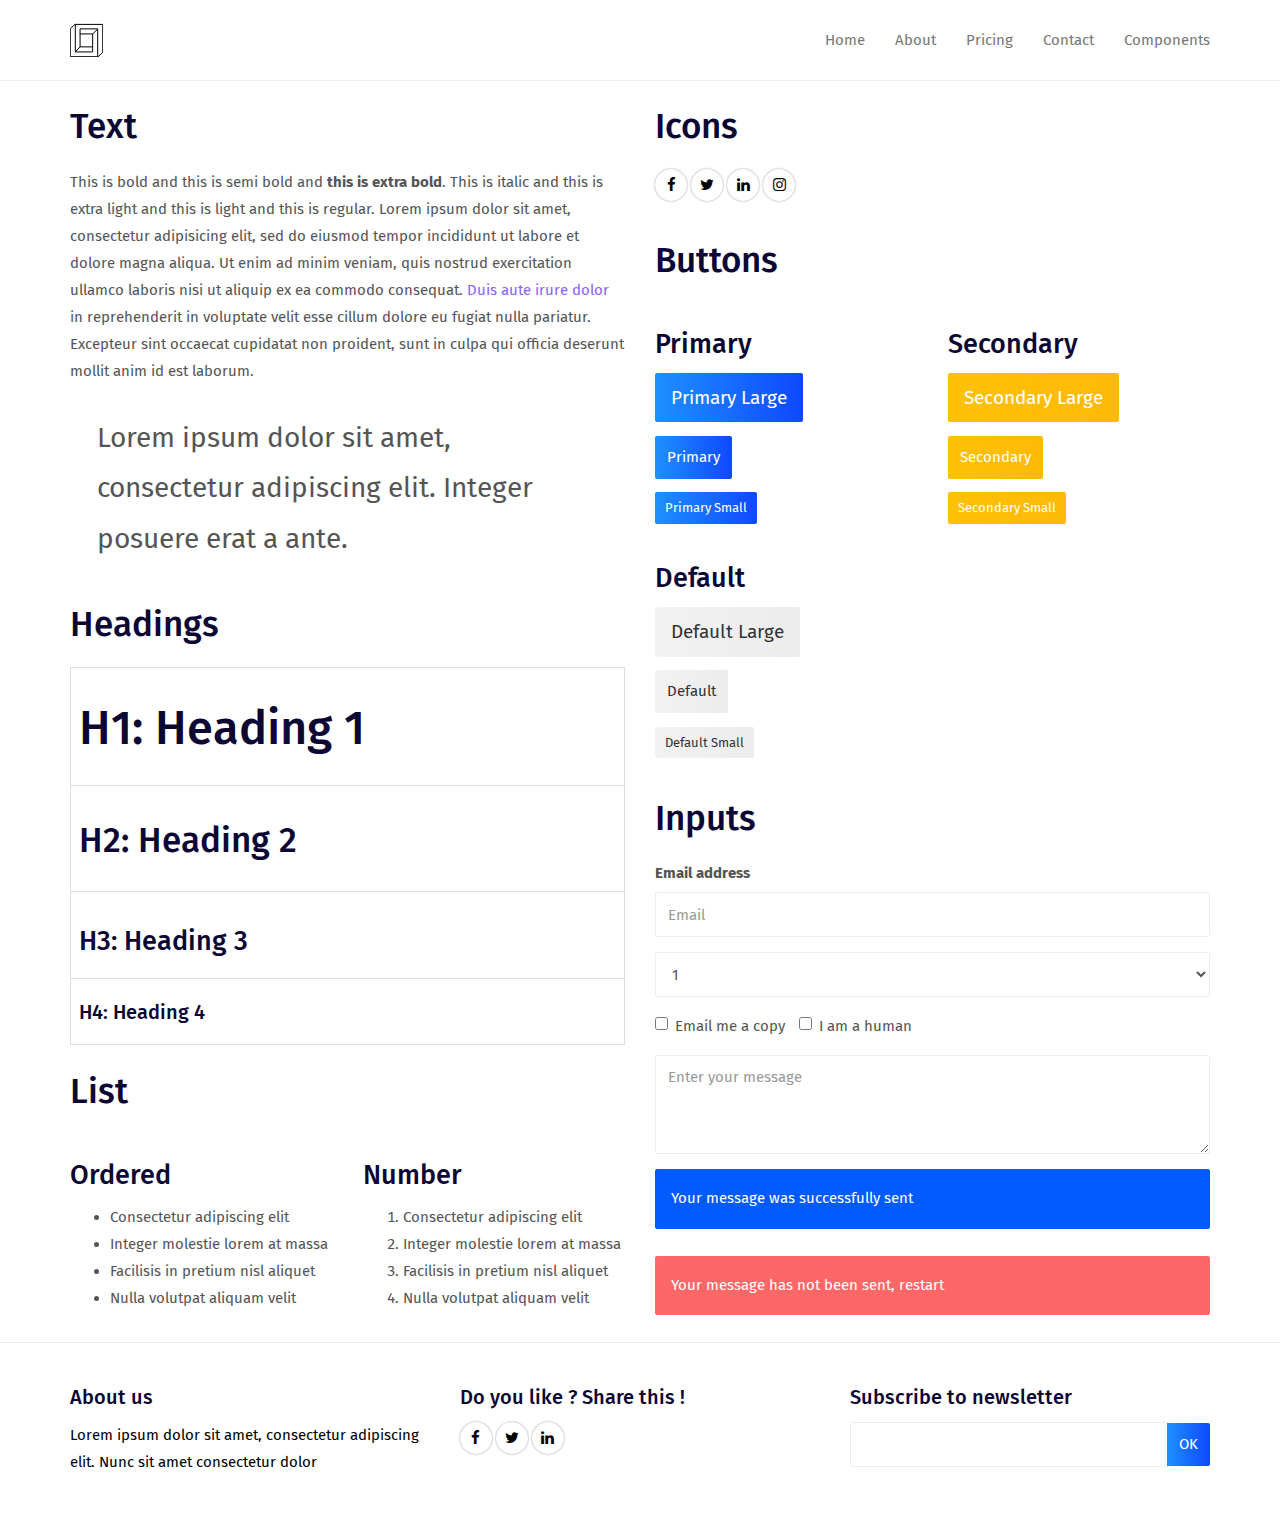
<file: components.html>
<!DOCTYPE html>
<html lang="en">

<head>
  <meta charset="UTF-8">
  <meta content="IE=edge" http-equiv="X-UA-Compatible">
  <meta content="width=device-width,initial-scale=1" name="viewport">
  <meta content="description" name="description">
  <meta name="google" content="notranslate" />
  <meta content="Mashup templates have been developped by Orson.io team" name="author">

  <!-- Disable tap highlight on IE -->
  <meta name="msapplication-tap-highlight" content="no">
  
  <link href="./assets/apple-touch-icon.png" rel="apple-touch-icon">
  <link href="./assets/favicon.ico" rel="icon">

 

  <title>Title page</title>  

<link href="./main.a3f694c0.css" rel="stylesheet"></head>

<body>

 <!-- Add your content of header -->
<header>
  <nav class="navbar  navbar-fixed-top navbar-default">
    <div class="container">
      <div class="navbar-header">
        <button type="button" class="navbar-toggle uarr collapsed" data-toggle="collapse" data-target="#navbar-collapse-uarr">
          <span class="sr-only">Toggle navigation</span>
          <span class="icon-bar"></span>
          <span class="icon-bar"></span>
          <span class="icon-bar"></span>
        </button>
        <a class="navbar-brand" href="./index.html" title="">
          <img src="./assets/images/mashuptemplate.svg" class="navbar-logo-img" alt="">
        </a>
      </div>

      <div class="collapse navbar-collapse" id="navbar-collapse-uarr">
        <ul class="nav navbar-nav navbar-right">
          <li><a href="./index.html" title="" class="active">Home</a></li>
          <li><a href="./about.html" title=""> About</a></li>
          <li><a href="./pricing.html" title=""> Pricing </a></li>
          <li><a href="./contact.html" title="">Contact</a></li>
          <li><a href="./components.html" title="">Components</a></li>
          <li>
          
        </ul>
      </div>
    </div>
  </nav>
</header>



<!-- Add your site or app content here -->
<div class="container">
    <div class="row">
      <div class="col-xs-12 col-md-6">

        <div class="template-example">
          <h2 class="template-title-example">Text</h2>
          <p>This is bold and this is semi bold and <b>this is extra bold</b>. This is italic and this is extra light and this is light
          and this is regular. Lorem ipsum dolor sit amet, consectetur adipisicing elit, sed do eiusmod
          tempor incididunt ut labore et dolore magna aliqua. Ut enim ad minim veniam,
          quis nostrud exercitation ullamco laboris nisi ut aliquip ex ea commodo
          consequat. <a href="">Duis aute irure dolor</a> in reprehenderit in voluptate velit esse
          cillum dolore eu fugiat nulla pariatur. Excepteur sint occaecat cupidatat non
          proident, sunt in culpa qui officia deserunt mollit anim id est laborum.

          <blockquote>
            <p>Lorem ipsum dolor sit amet, consectetur adipiscing elit. Integer posuere erat a ante.</p>
          </blockquote>
          
          </p>
        </div>

        <div class="template-example">
          <h2 class="template-title-example">Headings</h2>
          
          <table class="table table-bordered">
            <tr><td><h1>H1: Heading 1</h1></td></tr>
            <tr><td><h2>H2: Heading 2</h2></td></tr>
            <tr><td><h3>H3: Heading 3</h3></td></tr>
            <tr><td><h4>H4: Heading 4</h4></td></tr>
          </table>
          
        </div>

        
        <div class="template-example">
          <h2 class="template-title-example">List</h2>
          <div class="row">
            <div class="col-md-6">
              <h3 class="template-title-example">Ordered</h3>
              <ul>
                <li>Consectetur adipiscing elit</li>
                <li>Integer molestie lorem at massa</li>
                <li>Facilisis in pretium nisl aliquet</li>
                <li>Nulla volutpat aliquam velit</li>
              </ul>
            </div>
            <div class="col-md-6">
              <h3 class="template-title-example">Number</h3>
              <ol>
                <li>Consectetur adipiscing elit</li>
                <li>Integer molestie lorem at massa</li>
                <li>Facilisis in pretium nisl aliquet</li>
                <li>Nulla volutpat aliquam velit</li>
              </ol>
            </div>
          </div>
        </div>
        

        
      </div>

      <div class="col-xs-12 col-md-6">
        <div class="template-example">
          
          <div class="row">
            
            <div class="col-md-6">
                <h2 class="template-title-example">Icons</h2>
                <p>
                    <span class="fa-icon">
                      <i class="fa fa-facebook"></i>
                    </span>
                  
                    <span class="fa-icon">
                      <i class="fa fa-twitter"></i>
                    </span>
                  
                    <span class="fa-icon">
                      <i class="fa fa-linkedin"></i>
                    </span>
                 
                    <span class="fa-icon">
                      <i class="fa fa-instagram"></i>
                    </span>
                  
                </p>
            </div>

          </div>


          


        </div>

        <div class="template-example">
          <h2 class="template-title-example">Buttons</h2>
          <div class="row">
            <div class="col-md-6">
              <h3 class="template-title-example">Primary</h2>
              <div class="row">
                  <div class="col-md-6">
                  <p><a href="" class="btn btn-primary btn-lg">Primary Large</a></p>
                  <p><a href="" class="btn btn-primary">Primary </a></p>
                  <p><a href="" class="btn btn-primary btn-sm">Primary Small</a></p>
                </div>
              </div>

              <h3 class="template-title-example">Default</h2>
              <div class="row">
                  <div class="col-md-6">
                  <p><a href="" class="btn btn-default btn-lg">Default Large</a></p>
                  <p><a href="" class="btn btn-default">Default </a></p>
                  <p><a href="" class="btn btn-default btn-sm">Default Small</a></p>
                </div>
              </div>

            </div>

            <div class="col-md-6">
              <h3 class="template-title-example">Secondary</h2>
              <div class="row">
                  <div class="col-md-6">
                  <p><a href="" class="btn btn-info btn-lg">Secondary Large</a></p>
                  <p><a href="" class="btn btn-info">Secondary </a></p>
                  <p><a href="" class="btn btn-info btn-sm">Secondary Small</a></p>
                </div>
              </div>
            </div>
          </div>
        </div>
        
        <div class="template-example">
          <h2 class="template-title-example">Inputs</h2>

            <div class="form-group">
              <label for="exampleInputEmail1">Email address</label>
              <input type="email" class="form-control" id="exampleInputEmail1" placeholder="Email">
            </div>

            <div class="form-group">
              <select class="form-control">
                <option>1</option>
                <option>2</option>
                <option>3</option>
                <option>4</option>
                <option>5</option>
              </select>
            </div>

            <div class="form-group">
              <label class="checkbox-inline">
                <input 
                type="checkbox" id="inlineCheckbox1" value="option1"> Email me a copy
              </label>
              <label class="checkbox-inline">
                <input type="checkbox" id="inlineCheckbox2" value="option2"> I am a human
              </label>
            </div>

            <div class="form-group">
              <textarea class="form-control" rows="3" placeholder="Enter your message"></textarea>
            </div>
            
            <div class="alert alert-success" role="alert">Your message was successfully sent</div>
            <div class="alert alert-danger" role="alert">Your message has not been sent, restart</div>
        </div>




      </div>
    </div>
</div>
<footer>
    <div class="section-container footer-container">
        <div class="container">
            <div class="row">
                    <div class="col-md-4">
                        <h4>About us</h4>
                        <p>Lorem ipsum dolor sit amet, consectetur adipiscing elit. Nunc sit amet consectetur dolor</p>
                    </div>

                    <div class="col-md-4">
                        <h4>Do you like ? Share this !</h4>
                        <p>
                            <a href="https://facebook.com/" class="social-round-icon white-round-icon fa-icon" title="">
                            <i class="fa fa-facebook" aria-hidden="true"></i>
                          </a>
                          <a href="https://twitter.com/" class="social-round-icon white-round-icon fa-icon" title="">
                            <i class="fa fa-twitter" aria-hidden="true"></i>
                          </a>
                          <a href="https://www.linkedin.com/" class="social-round-icon white-round-icon fa-icon" title="">
                            <i class="fa fa-linkedin" aria-hidden="true"></i>
                          </a>
                        </p>
                       
                    </div>

                    <div class="col-md-4">
                        <h4>Subscribe to newsletter</h4>
                        
                        <div class="form-group">
                            <div class="input-group">
                                <input type="text" class="form-control footer-input-text">
                                <div class="input-group-btn">
                                    <button type="button" class="btn btn-primary btn-newsletter ">OK</button>
                                </div>
                            </div>
                        </div>


                    </div>
            </div>
        </div>
    </div>
</footer>

<script>
  document.addEventListener("DOMContentLoaded", function (event) {
    navActivePage();
  });
</script>

<!-- Google Analytics: change UA-XXXXX-X to be your site's ID 

<script>
  (function (i, s, o, g, r, a, m) {
    i['GoogleAnalyticsObject'] = r; i[r] = i[r] || function () {
      (i[r].q = i[r].q || []).push(arguments)
    }, i[r].l = 1 * new Date(); a = s.createElement(o),
      m = s.getElementsByTagName(o)[0]; a.async = 1; a.src = g; m.parentNode.insertBefore(a, m)
  })(window, document, 'script', '//www.google-analytics.com/analytics.js', 'ga');
  ga('create', 'UA-XXXXX-X', 'auto');
  ga('send', 'pageview');
</script>

--> 
<script type="text/javascript" src="./main.41beeca9.js"></script></body>

</html>
</file>
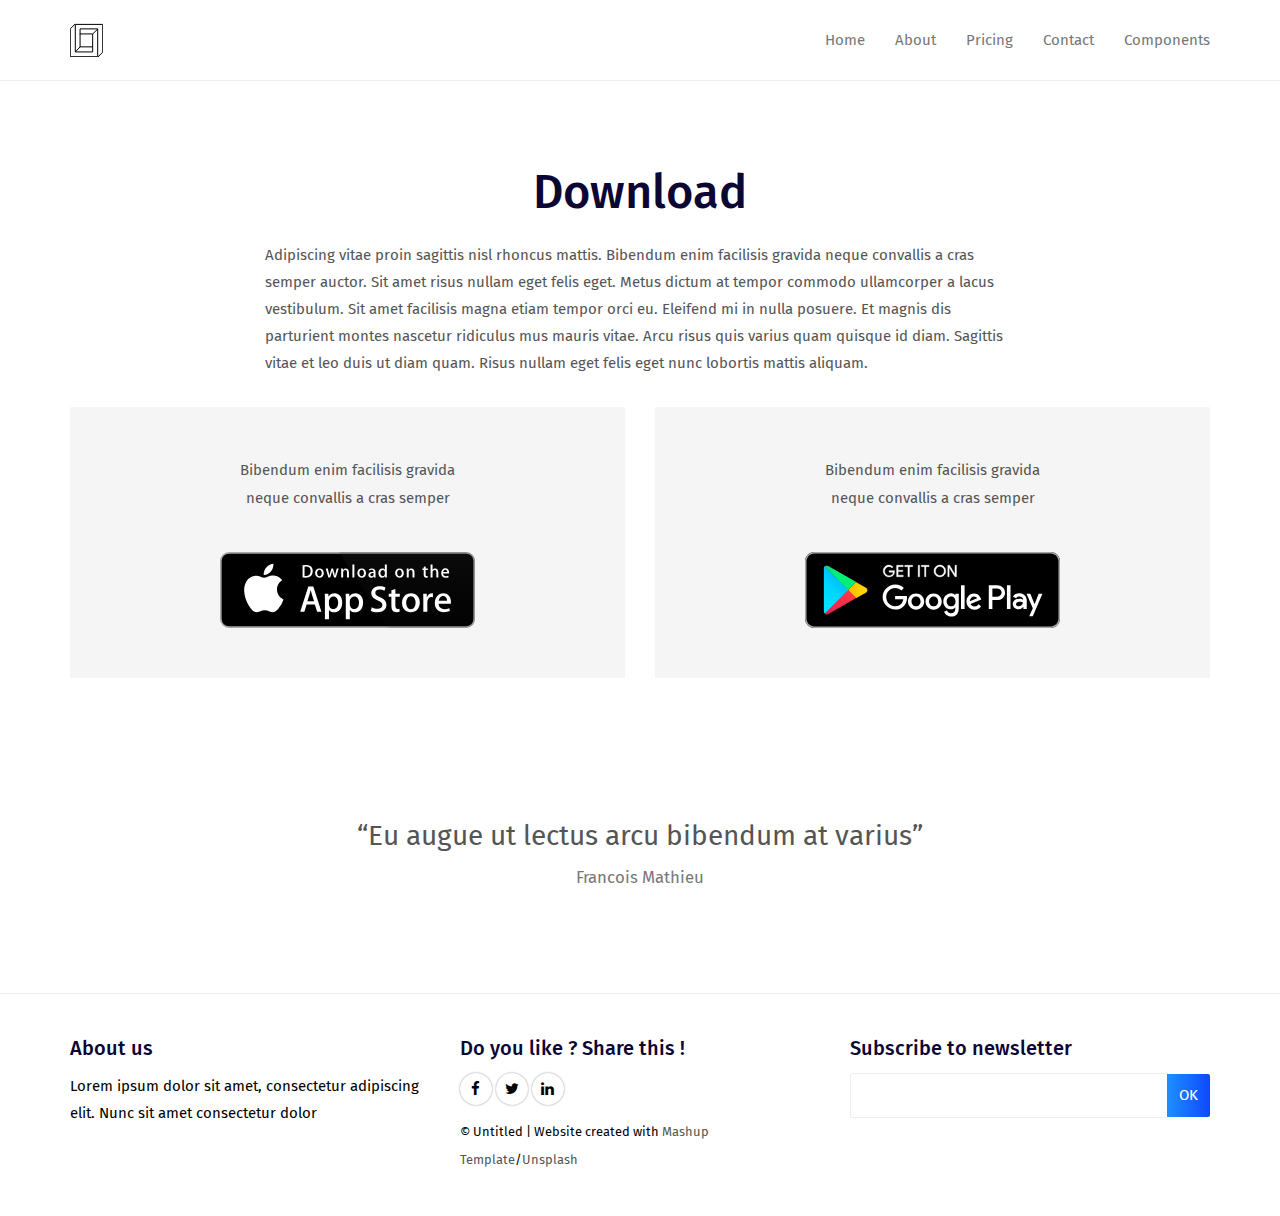
<file: download.html>
<!DOCTYPE html>
<html lang="en">

<head>
  <meta charset="UTF-8">
  <meta content="IE=edge" http-equiv="X-UA-Compatible">
  <meta content="width=device-width,initial-scale=1" name="viewport">
  <meta content="description" name="description">
  <meta name="google" content="notranslate" />
  <meta content="Mashup templates have been developped by Orson.io team" name="author">

  <!-- Disable tap highlight on IE -->
  <meta name="msapplication-tap-highlight" content="no">
  
  <link href="./assets/apple-touch-icon.png" rel="apple-touch-icon">
  <link href="./assets/favicon.ico" rel="icon">

 

  <title>Title page</title>  

<link href="./main.a3f694c0.css" rel="stylesheet"></head>

<body>

 <!-- Add your content of header -->
<header>
  <nav class="navbar  navbar-fixed-top navbar-default">
    <div class="container">
      <div class="navbar-header">
        <button type="button" class="navbar-toggle uarr collapsed" data-toggle="collapse" data-target="#navbar-collapse-uarr">
          <span class="sr-only">Toggle navigation</span>
          <span class="icon-bar"></span>
          <span class="icon-bar"></span>
          <span class="icon-bar"></span>
        </button>
        <a class="navbar-brand" href="./index.html" title="">
          <img src="./assets/images/mashuptemplate.svg" class="navbar-logo-img" alt="">
        </a>
      </div>

      <div class="collapse navbar-collapse" id="navbar-collapse-uarr">
        <ul class="nav navbar-nav navbar-right">
          <li><a href="./index.html" title="" class="active">Home</a></li>
          <li><a href="./about.html" title=""> About</a></li>
          <li><a href="./pricing.html" title=""> Pricing </a></li>
          <li><a href="./contact.html" title="">Contact</a></li>
          <li><a href="./components.html" title="">Components</a></li>

        </ul>
      </div>
    </div>
  </nav>
</header>




<div class="section-container">
    <div class="container">
    
        <div class="row">
            <div class="col-xs-12 col-md-8 col-md-offset-2">
                <div class="section-container-spacer">
                    <div class="text-center">
                        <h1>Download</h1>
                    </div>
                    <p>Adipiscing vitae proin sagittis nisl rhoncus mattis. Bibendum enim facilisis gravida neque convallis
                        a cras semper auctor. Sit amet risus nullam eget felis eget. Metus dictum at tempor commodo ullamcorper
                        a lacus vestibulum. Sit amet facilisis magna etiam tempor orci eu. Eleifend mi in nulla posuere.
                        Et magnis dis parturient montes nascetur ridiculus mus mauris vitae. Arcu risus quis varius quam
                        quisque id diam. Sagittis vitae et leo duis ut diam quam. Risus nullam eget felis eget nunc lobortis
                        mattis aliquam.
                    </p>
                </div>
            </div>
        </div>

        <div class="row">
            <div class="col-md-6 ">
                <div class="download-card ">
                    <p>Bibendum enim facilisis gravida <br>neque convallis a cras semper </p>
                    <br>
                    <a href="https://itunes.apple.com/fr/genre/mac/" title=""> <img src="./assets/images/app-store-apple.svg" class="img-responsive" alt=""></a>
                </div>
            </div>
            <div class="col-md-6 ">
                <div class="download-card">
                    <p>Bibendum enim facilisis gravida <br>neque convallis a cras semper </p>
                    <br>
                    <a href="https://play.google.com/store/apps" title=""> <img src="./assets/images/google-play.svg" class="img-responsive" alt=""></a>
                </div>
                    
            </div>
        </div>
    </div>
</div>           


<div class="section-container">
    <div class="container">
        <div class="row">
            <div class="col-xs-12">

                <div class="text-center">
                    <blockquote>
                        <p>“Eu augue ut lectus arcu bibendum at varius”
                            <small class="">Francois Mathieu</small>
                        </p>
                    </blockquote>
                </div>

                

</div>
        </div>
    </div>
</div>





<footer>
    <div class="section-container footer-container">
        <div class="container">
            <div class="row">
                    <div class="col-md-4">
                        <h4>About us</h4>
                        <p>Lorem ipsum dolor sit amet, consectetur adipiscing elit. Nunc sit amet consectetur dolor</p>
                    </div>

                    <div class="col-md-4">
                        <h4>Do you like ? Share this !</h4>
                        <p>
                            <a href="https://facebook.com/" class="social-round-icon white-round-icon fa-icon" title="">
                            <i class="fa fa-facebook" aria-hidden="true"></i>
                          </a>
                          <a href="https://twitter.com/" class="social-round-icon white-round-icon fa-icon" title="">
                            <i class="fa fa-twitter" aria-hidden="true"></i>
                          </a>
                          <a href="https://www.linkedin.com/" class="social-round-icon white-round-icon fa-icon" title="">
                            <i class="fa fa-linkedin" aria-hidden="true"></i>
                          </a>
                        </p>
                        <p><small>© Untitled | Website created with <a href="http://www.mashup-template.com/" class="link-like-text" title="Create website with free html template">Mashup Template</a>/<a href="http://www.unsplash.com/" class="link-like-text" title="Beautiful Free Images">Unsplash</a></small></p>    
                    </div>

                    <div class="col-md-4">
                        <h4>Subscribe to newsletter</h4>
                        
                        <div class="form-group">
                            <div class="input-group">
                                <input type="text" class="form-control footer-input-text">
                                <div class="input-group-btn">
                                    <button type="button" class="btn btn-primary btn-newsletter ">OK</button>
                                </div>
                            </div>
                        </div>


                    </div>
            </div>
        </div>
    </div>
</footer>

<script>
  document.addEventListener("DOMContentLoaded", function (event) {
    navActivePage();
  });
</script>

<!-- Google Analytics: change UA-XXXXX-X to be your site's ID 

<script>
  (function (i, s, o, g, r, a, m) {
    i['GoogleAnalyticsObject'] = r; i[r] = i[r] || function () {
      (i[r].q = i[r].q || []).push(arguments)
    }, i[r].l = 1 * new Date(); a = s.createElement(o),
      m = s.getElementsByTagName(o)[0]; a.async = 1; a.src = g; m.parentNode.insertBefore(a, m)
  })(window, document, 'script', '//www.google-analytics.com/analytics.js', 'ga');
  ga('create', 'UA-XXXXX-X', 'auto');
  ga('send', 'pageview');
</script>

--> 
<script type="text/javascript" src="./main.41beeca9.js"></script></body>

</html>
</file>
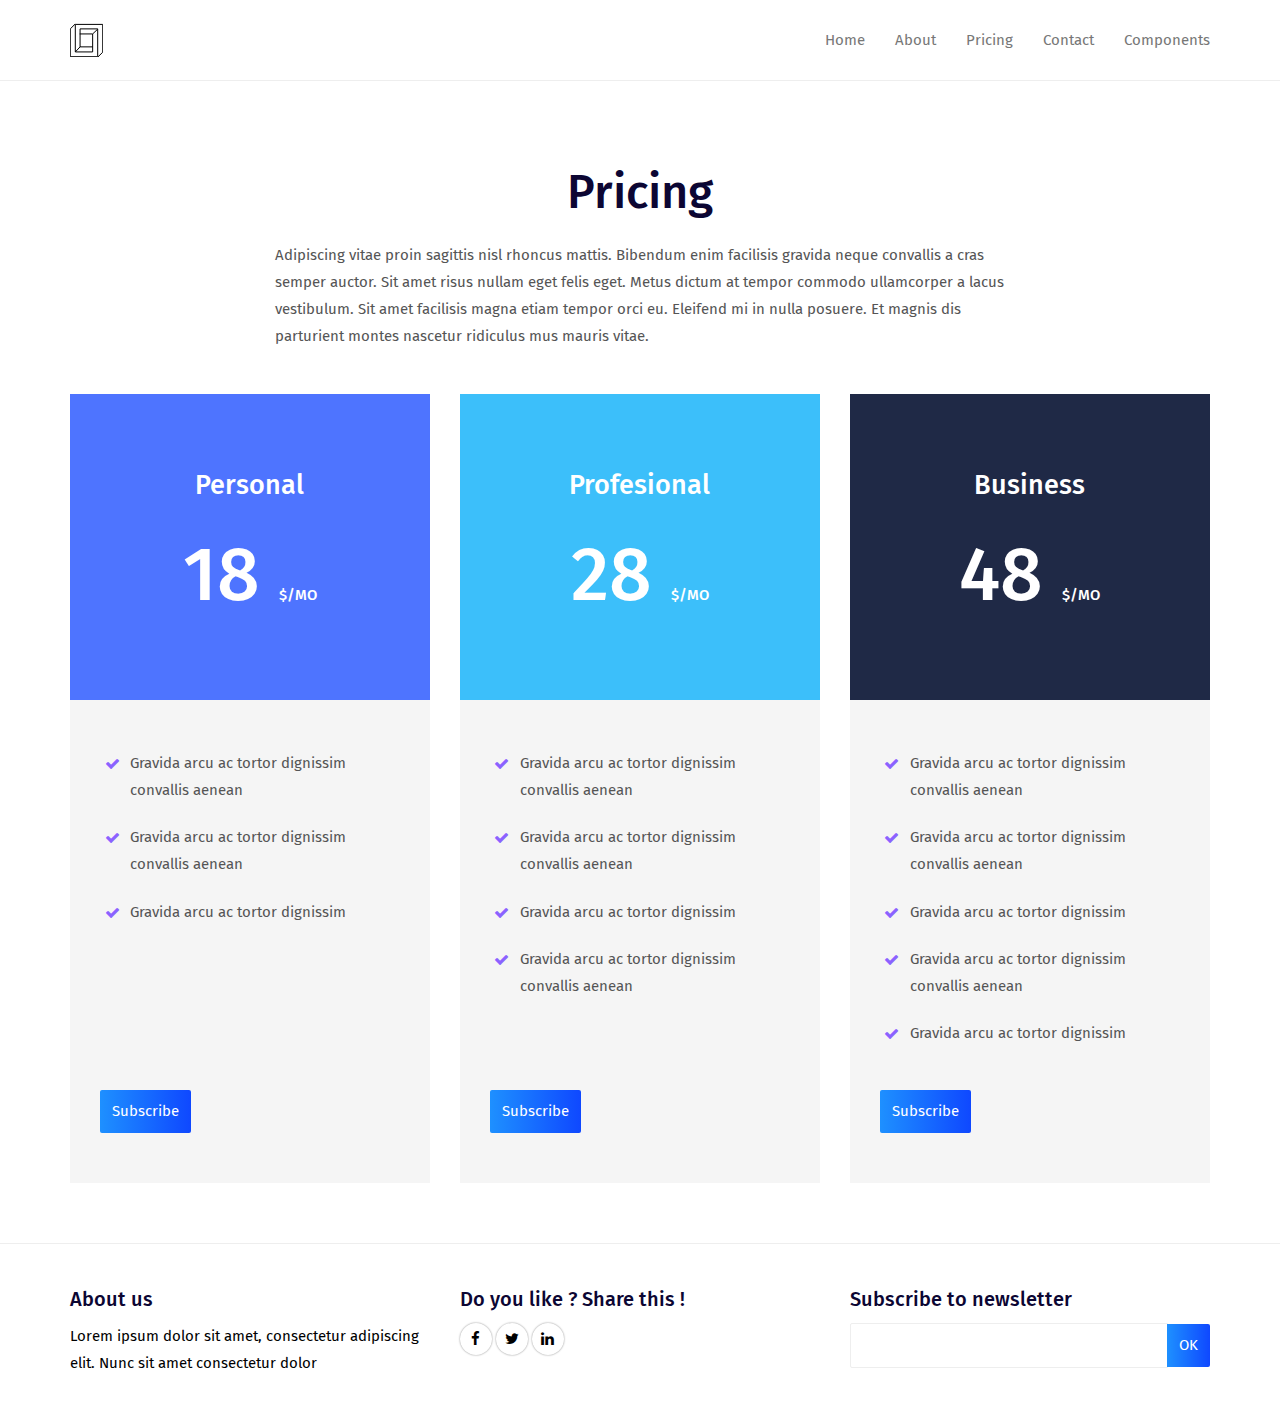
<file: pricing.html>
<!DOCTYPE html>
<html lang="en">

<head>
  <meta charset="UTF-8">
  <meta content="IE=edge" http-equiv="X-UA-Compatible">
  <meta content="width=device-width,initial-scale=1" name="viewport">
  <meta content="description" name="description">
  <meta name="google" content="notranslate" />
  <meta content="Mashup templates have been developped by Orson.io team" name="author">

  <!-- Disable tap highlight on IE -->
  <meta name="msapplication-tap-highlight" content="no">
  
  <link href="./assets/apple-touch-icon.png" rel="apple-touch-icon">
  <link href="./assets/favicon.ico" rel="icon">

 

  <title>Title page</title>  

<link href="./main.a3f694c0.css" rel="stylesheet"></head>

<body>

 <!-- Add your content of header -->
<header>
  <nav class="navbar  navbar-fixed-top navbar-default">
    <div class="container">
      <div class="navbar-header">
        <button type="button" class="navbar-toggle uarr collapsed" data-toggle="collapse" data-target="#navbar-collapse-uarr">
          <span class="sr-only">Toggle navigation</span>
          <span class="icon-bar"></span>
          <span class="icon-bar"></span>
          <span class="icon-bar"></span>
        </button>
        <a class="navbar-brand" href="./index.html" title="">
          <img src="./assets/images/mashuptemplate.svg" class="navbar-logo-img" alt="">
        </a>
      </div>

      <div class="collapse navbar-collapse" id="navbar-collapse-uarr">
        <ul class="nav navbar-nav navbar-right">
          <li><a href="./index.html" title="" class="active">Home</a></li>
          <li><a href="./about.html" title=""> About</a></li>
          <li><a href="./pricing.html" title=""> Pricing </a></li>
          <li><a href="./contact.html" title="">Contact</a></li>
          <li><a href="./components.html" title="">Components</a></li>
        </ul>
      </div>
    </div>
  </nav>
</header>




<div class="section-container">
    <div class="container">
        <div class="row section-container-spacer">
            <div class="col-xs-12">
                <div class="text-center">
                    <h1>Pricing</h1>
                </div>
                <div class="col-md-8 col-md-offset-2">
                    <p>Adipiscing vitae proin sagittis nisl rhoncus mattis. Bibendum enim facilisis gravida neque convallis
                        a cras semper auctor. Sit amet risus nullam eget felis eget. Metus dictum at tempor commodo ullamcorper
                        a lacus vestibulum. Sit amet facilisis magna etiam tempor orci eu. Eleifend mi in nulla posuere.
                        Et magnis dis parturient montes nascetur ridiculus mus mauris vitae. 
                    </p>
                </div>
            </div>
        </div>

        <div class="row">
            <div class="col-md-4">
                <div class="pricing-card pricing-primary">
                    <h3>Personal</h3>
                    <h6 class="price">18 <span>$/MO</span></h6>
                </div>
                <div class="pricing-features">
                    <ul class="features">
                        <li>Gravida arcu ac tortor dignissim convallis aenean</li>
                        <li>Gravida arcu ac tortor dignissim convallis aenean</li>
                        <li>Gravida arcu ac tortor dignissim</li>
                    </ul>

                    <a href="contact.html" class="btn btn-primary" title="">Subscribe</a>
                </div>

            </div>
            <div class="col-md-4">
                <div class="pricing-card pricing-info">
                    <h3>Profesional</h3>
                    <h6 class="price"> 28 <span>$/MO</span></h6>
                </div>
                <div class="pricing-features">
                    <ul class="features">
                        <li>Gravida arcu ac tortor dignissim convallis aenean</li>
                        <li>Gravida arcu ac tortor dignissim convallis aenean</li>
                        <li>Gravida arcu ac tortor dignissim</li>
                        <li>Gravida arcu ac tortor dignissim convallis aenean</li>
                    </ul>
                    
                    <a href="contact.html" class="btn btn-primary" title="">Subscribe</a>
                </div>
            </div>
            <div class="col-md-4">
                <div class="pricing-card pricing-secondary">
                    <h3>Business</h3>
                    <h6 class="price">48 <span>$/MO</span></h6>
                </div>
                <div class="pricing-features">
                    <ul class="features">
                        <li>Gravida arcu ac tortor dignissim convallis aenean</li>
                        <li>Gravida arcu ac tortor dignissim convallis aenean</li>
                        <li>Gravida arcu ac tortor dignissim</li>
                        <li>Gravida arcu ac tortor dignissim convallis aenean</li>
                        <li>Gravida arcu ac tortor dignissim</li>
                    </ul>
                    <a href="contact.html" class="btn btn-primary" title="">Subscribe</a>
                </div>
            </div>
        </div>

    </div>
</div>  
<!-- <div class="pricing-table-title">
  <h2>Pricing Table</h2>
</div> -->
<!-- <div class="pricing-table table">

  <div class="ptable-item">
      <div class="ptable-single">

          <div class="ptable-header">
              <div class="ptable-icon">
                  <i class="fa fa-home"></i>
              </div>
              <div class="ptable-title">
                  <h2>Business Consulting/Coaching</h2>
              </div>
              <div class="ptable-price">
                  <h2><small>$</small>99 <span>/ M</span></h2>
              </div>
          </div>

          <div class="ptable-body">
              <div class="ptable-description">
                  <ul>
                      <li>Pure HTML & CSS</li>
                      <li>Google Font</li>
                      <li>Fontawesome Icons</li>
                      <li>Responsive Design</li>
                      <li>Well-commented Code</li>
                      <li>Easy to use</li>
                  </ul>
              </div>
          </div>

          <div class="ptable-footer">
              <div class="ptable-action">
                  <a href="#"><i class="fa fa-shopping-cart"></i>Buy Now</a>
              </div>
          </div>
      </div>
  </div>

  <div class="ptable-item featured-item">
      <div class="ptable-single">

          <div class="ptable-header">
              <div class="ptable-icon">
                  <i class="fa fa-star"></i>
              </div>
              <div class="ptable-title">
                  <h2>Workshop/<br/>Seminar Training</h2>
              </div>
              <div class="ptable-price">
                  <h2><small>$</small>199 <span>/ M</span></h2>
              </div>
          </div>

          <div class="ptable-body">
              <div class="ptable-description">
                  <ul>
                      <li>Pure HTML & CSS</li>
                      <li>Google Font</li>
                      <li>Fontawesome Icons</li>
                      <li>Responsive Design</li>
                      <li>Well-commented Code</li>
                      <li>Easy to use</li>
                  </ul>
              </div>
          </div>

          <div class="ptable-footer">
              <div class="ptable-action">
                  <a href="#"><i class="fa fa-shopping-cart"></i>Buy Now</a>
              </div>
          </div>
      </div>
  </div>

  <div class="ptable-item">
      <div class="ptable-single">

          <div class="ptable-header">
              <div class="ptable-icon">
                  <i class="fa fa-gift"></i>
              </div>
              <div class="ptable-title">
                  <h2>Nonprofit/<br/>For-profit Business Retainer</h2>
              </div>
              <div class="ptable-price">
                  <h2><small>$</small>299 <span>/ M</span></h2>
              </div>
          </div>

          <div class="ptable-body">
              <div class="ptable-description">
                  <ul>
                      <li>Pure HTML & CSS</li>
                      <li>Google Font</li>
                      <li>Fontawesome Icons</li>
                      <li>Responsive Design</li>
                      <li>Well-commented Code</li>
                      <li>Easy to use</li>
                  </ul>
              </div>
          </div>

          <div class="ptable-footer">
              <div class="ptable-action">
                  <a href="#"><i class="fa fa-shopping-cart"></i>Buy Now</a>
              </div>
          </div>
      </div>
  </div>

  <div class="ptable-item featured-item">
    <div class="ptable-single">

        <div class="ptable-header">
            <div class="ptable-icon">
                <i class="fa fa-star"></i>
            </div>
            <div class="ptable-title">
                <h2>Books/Products</h2>
            </div>
            <div class="ptable-price">
                <h2><small>$</small>199 <span>/ M</span></h2>
            </div>
        </div>

        <div class="ptable-body">
            <div class="ptable-description">
                <ul>
                    <li>Pure HTML & CSS</li>
                    <li>Google Font</li>
                    <li>Fontawesome Icons</li>
                    <li>Responsive Design</li>
                    <li>Well-commented Code</li>
                    <li>Easy to use</li>
                </ul>
            </div>
        </div>

        <div class="ptable-footer">
            <div class="ptable-action">
                <a href="#"><i class="fa fa-shopping-cart"></i>Buy Now</a>
            </div>
        </div>
    </div>
</div>


</div>  -->

<footer>
    <div class="section-container footer-container">
        <div class="container">
            <div class="row">
                    <div class="col-md-4">
                        <h4>About us</h4>
                        <p>Lorem ipsum dolor sit amet, consectetur adipiscing elit. Nunc sit amet consectetur dolor</p>
                    </div>

                    <div class="col-md-4">
                        <h4>Do you like ? Share this !</h4>
                        <p>
                            <a href="https://facebook.com/" class="social-round-icon white-round-icon fa-icon" title="">
                            <i class="fa fa-facebook" aria-hidden="true"></i>
                          </a>
                          <a href="https://twitter.com/" class="social-round-icon white-round-icon fa-icon" title="">
                            <i class="fa fa-twitter" aria-hidden="true"></i>
                          </a>
                          <a href="https://www.linkedin.com/" class="social-round-icon white-round-icon fa-icon" title="">
                            <i class="fa fa-linkedin" aria-hidden="true"></i>
                          </a>
                        </p>
                    </div>

                    <div class="col-md-4">
                        <h4>Subscribe to newsletter</h4>
                        
                        <div class="form-group">
                            <div class="input-group">
                                <input type="text" class="form-control footer-input-text">
                                <div class="input-group-btn">
                                    <button type="button" class="btn btn-primary btn-newsletter ">OK</button>
                                </div>
                            </div>
                        </div>


                    </div>
            </div>
        </div>
    </div>
</footer>

<script>
  document.addEventListener("DOMContentLoaded", function (event) {
    navActivePage();
  });
</script>

<!-- Google Analytics: change UA-XXXXX-X to be your site's ID 

<script>
  (function (i, s, o, g, r, a, m) {
    i['GoogleAnalyticsObject'] = r; i[r] = i[r] || function () {
      (i[r].q = i[r].q || []).push(arguments)
    }, i[r].l = 1 * new Date(); a = s.createElement(o),
      m = s.getElementsByTagName(o)[0]; a.async = 1; a.src = g; m.parentNode.insertBefore(a, m)
  })(window, document, 'script', '//www.google-analytics.com/analytics.js', 'ga');
  ga('create', 'UA-XXXXX-X', 'auto');
  ga('send', 'pageview');
</script>

--> 
<script type="text/javascript" src="./main.41beeca9.js"></script></body>

</html>
</file>
<file: main.a3f694c0.css>
@import url(https://fonts.googleapis.com/css?family=La+Belle+Aurore|Fira+Sans:400,700);@import url(https://maxcdn.bootstrapcdn.com/font-awesome/4.7.0/css/font-awesome.min.css);/*!
 * Bootstrap v3.3.7 (http://getbootstrap.com)
 * Copyright 2011-2016 Twitter, Inc.
 * Licensed under MIT (https://github.com/twbs/bootstrap/blob/master/LICENSE)
 */
/*! normalize.css v3.0.3 | MIT License | github.com/necolas/normalize.css */html{font-family:sans-serif;-ms-text-size-adjust:100%;-webkit-text-size-adjust:100%}body{margin:0}article,aside,details,figcaption,figure,footer,header,hgroup,main,menu,nav,section,summary{display:block}audio,canvas,progress,video{display:inline-block;vertical-align:baseline}audio:not([controls]){display:none;height:0}[hidden],template{display:none}a{background-color:transparent}a:active,a:hover{outline:0}abbr[title]{border-bottom:1px dotted}b,strong{font-weight:700}dfn{font-style:italic}h1{font-size:2em;margin:.67em 0}mark{background:#ff0;color:#000}small{font-size:80%}sub,sup{font-size:75%;line-height:0;position:relative;vertical-align:baseline}sup{top:-.5em}sub{bottom:-.25em}img{border:0}svg:not(:root){overflow:hidden}figure{margin:1em 40px}hr{box-sizing:content-box;height:0}pre{overflow:auto}code,kbd,pre,samp{font-family:monospace,monospace;font-size:1em}button,input,optgroup,select,textarea{color:inherit;font:inherit;margin:0}button{overflow:visible}button,select{text-transform:none}button,html input[type=button],input[type=reset],input[type=submit]{-webkit-appearance:button;cursor:pointer}button[disabled],html input[disabled]{cursor:default}button::-moz-focus-inner,input::-moz-focus-inner{border:0;padding:0}input{line-height:normal}input[type=checkbox],input[type=radio]{box-sizing:border-box;padding:0}input[type=number]::-webkit-inner-spin-button,input[type=number]::-webkit-outer-spin-button{height:auto}input[type=search]{-webkit-appearance:textfield;box-sizing:content-box}input[type=search]::-webkit-search-cancel-button,input[type=search]::-webkit-search-decoration{-webkit-appearance:none}fieldset{border:1px solid silver;margin:0 2px;padding:.35em .625em .75em}textarea{overflow:auto}optgroup{font-weight:700}table{border-collapse:collapse;border-spacing:0}td,th{padding:0}

/*! Source: https://github.com/h5bp/html5-boilerplate/blob/master/src/css/main.css */@media print{*,:after,:before{background:transparent!important;color:#000!important;box-shadow:none!important;text-shadow:none!important}a,a:visited{text-decoration:underline}a[href]:after{content:" (" attr(href) ")"}abbr[title]:after{content:" (" attr(title) ")"}a[href^="#"]:after,a[href^="javascript:"]:after{content:""}blockquote,pre{border:1px solid #999;page-break-inside:avoid}thead{display:table-header-group}img,tr{page-break-inside:avoid}img{max-width:100%!important}h2,h3,p{orphans:3;widows:3}h2,h3{page-break-after:avoid}.navbar{display:none}.btn>.caret,.dropup>.btn>.caret{border-top-color:#000!important}.label{border:1px solid #000}.table{border-collapse:collapse!important}.table td,.table th{background-color:#fff!important}.table-bordered td,.table-bordered th{border:1px solid #ddd!important}}*,:after,:before{-webkit-box-sizing:border-box;-moz-box-sizing:border-box;box-sizing:border-box}html{font-size:10px;-webkit-tap-highlight-color:transparent}body{font-family:Fira Sans,Helvetica,Arial,sans-serif;font-size:15px;line-height:1.81;color:#555;background-color:#fff}button,input,select,textarea{font-family:inherit;font-size:inherit;line-height:inherit}a{color:#8b62ff;text-decoration:none}a:focus,a:hover{color:#5216ff;text-decoration:underline}a:focus{outline:5px auto -webkit-focus-ring-color;outline-offset:-2px}figure{margin:0}img{vertical-align:middle}.img-responsive{display:block;max-width:100%;height:auto}.img-rounded{border-radius:2px}.img-thumbnail{padding:4px;line-height:1.81;background-color:#fff;border:1px solid #ddd;border-radius:2px;-webkit-transition:all .2s ease-in-out;-o-transition:all .2s ease-in-out;transition:all .2s ease-in-out;display:inline-block;max-width:100%;height:auto}.img-circle{border-radius:50%}hr{margin-top:27px;margin-bottom:27px;border:0;border-top:1px solid #eee}.sr-only{position:absolute;width:1px;height:1px;margin:-1px;padding:0;overflow:hidden;clip:rect(0,0,0,0);border:0}.sr-only-focusable:active,.sr-only-focusable:focus{position:static;width:auto;height:auto;margin:0;overflow:visible;clip:auto}[role=button]{cursor:pointer}.h1,.h2,.h3,.h4,.h5,.h6,h1,h2,h3,h4,h5,h6{font-family:inherit;font-weight:500;line-height:1.1;color:#0c0633}.h1 .small,.h1 small,.h2 .small,.h2 small,.h3 .small,.h3 small,.h4 .small,.h4 small,.h5 .small,.h5 small,.h6 .small,.h6 small,h1 .small,h1 small,h2 .small,h2 small,h3 .small,h3 small,h4 .small,h4 small,h5 .small,h5 small,h6 .small,h6 small{font-weight:400;line-height:1;color:#777}.h1,.h2,.h3,h1,h2,h3{margin-top:27px;margin-bottom:13.5px}.h1 .small,.h1 small,.h2 .small,.h2 small,.h3 .small,.h3 small,h1 .small,h1 small,h2 .small,h2 small,h3 .small,h3 small{font-size:65%}.h4,.h5,.h6,h4,h5,h6{margin-top:13.5px;margin-bottom:13.5px}.h4 .small,.h4 small,.h5 .small,.h5 small,.h6 .small,.h6 small,h4 .small,h4 small,h5 .small,h5 small,h6 .small,h6 small{font-size:75%}.h1,h1{font-size:47px}.h2,h2{font-size:35px}.h3,h3{font-size:27px}.h4,h4{font-size:20px}.h5,h5{font-size:15px}.h6,h6{font-size:13px}p{margin:0 0 13.5px}.lead{margin-bottom:27px;font-size:17px;font-weight:300;line-height:1.4}@media (min-width:768px){.lead{font-size:22.5px}}.small,small{font-size:86%}.mark,mark{background-color:#fcf8e3;padding:.2em}.text-left{text-align:left}.text-right{text-align:right}.text-center{text-align:center}.text-justify{text-align:justify}.text-nowrap{white-space:nowrap}.text-lowercase{text-transform:lowercase}.initialism,.text-uppercase{text-transform:uppercase}.text-capitalize{text-transform:capitalize}.text-muted{color:#777}.text-primary{color:#8b62ff}a.text-primary:focus,a.text-primary:hover{color:#652fff}.text-success{color:#fff}a.text-success:focus,a.text-success:hover{color:#e6e6e6}.text-info{color:#31708f}a.text-info:focus,a.text-info:hover{color:#245269}.text-warning{color:#8a6d3b}a.text-warning:focus,a.text-warning:hover{color:#66512c}.text-danger{color:#fff}a.text-danger:focus,a.text-danger:hover{color:#e6e6e6}.bg-primary{color:#fff;background-color:#8b62ff}a.bg-primary:focus,a.bg-primary:hover{background-color:#652fff}.bg-success{background-color:#005bff}a.bg-success:focus,a.bg-success:hover{background-color:#0049cc}.bg-info{background-color:#d9edf7}a.bg-info:focus,a.bg-info:hover{background-color:#afd9ee}.bg-warning{background-color:#fcf8e3}a.bg-warning:focus,a.bg-warning:hover{background-color:#f7ecb5}.bg-danger{background-color:#fe6767}a.bg-danger:focus,a.bg-danger:hover{background-color:#fe3434}.page-header{padding-bottom:12.5px;margin:54px 0 27px;border-bottom:1px solid #eee}ol,ul{margin-top:0;margin-bottom:13.5px}ol ol,ol ul,ul ol,ul ul{margin-bottom:0}.list-inline,.list-unstyled{padding-left:0;list-style:none}.list-inline{margin-left:-5px}.list-inline>li{display:inline-block;padding-left:5px;padding-right:5px}dl{margin-top:0;margin-bottom:27px}dd,dt{line-height:1.81}dt{font-weight:700}dd{margin-left:0}.dl-horizontal dd:after,.dl-horizontal dd:before{content:" ";display:table}.dl-horizontal dd:after{clear:both}@media (min-width:768px){.dl-horizontal dt{float:left;width:160px;clear:left;text-align:right;overflow:hidden;text-overflow:ellipsis;white-space:nowrap}.dl-horizontal dd{margin-left:180px}}abbr[data-original-title],abbr[title]{cursor:help;border-bottom:1px dotted #777}.initialism{font-size:90%}blockquote{padding:13.5px 27px;margin:0 0 27px;font-size:18.75px;border-left:5px solid #eee}blockquote ol:last-child,blockquote p:last-child,blockquote ul:last-child{margin-bottom:0}blockquote .small,blockquote footer,blockquote small{display:block;font-size:80%;line-height:1.81;color:#777}blockquote .small:before,blockquote footer:before,blockquote small:before{content:"\2014   \A0"}.blockquote-reverse,blockquote.pull-right{padding-right:15px;padding-left:0;border-right:5px solid #eee;border-left:0;text-align:right}.blockquote-reverse .small:before,.blockquote-reverse footer:before,.blockquote-reverse small:before,blockquote.pull-right .small:before,blockquote.pull-right footer:before,blockquote.pull-right small:before{content:""}.blockquote-reverse .small:after,.blockquote-reverse footer:after,.blockquote-reverse small:after,blockquote.pull-right .small:after,blockquote.pull-right footer:after,blockquote.pull-right small:after{content:"\A0   \2014"}address{margin-bottom:27px;font-style:normal;line-height:1.81}code,kbd,pre,samp{font-family:Menlo,Monaco,Consolas,Courier New,monospace}code{color:#c7254e;background-color:#f9f2f4}code,kbd{padding:2px 4px;font-size:90%;border-radius:2px}kbd{color:#fff;background-color:#333;box-shadow:inset 0 -1px 0 rgba(0,0,0,.25)}kbd kbd{padding:0;font-size:100%;font-weight:700;box-shadow:none}pre{display:block;padding:13px;margin:0 0 13.5px;font-size:14px;line-height:1.81;word-break:break-all;word-wrap:break-word;color:#333;background-color:#f5f5f5;border:1px solid #ccc;border-radius:2px}pre code{padding:0;font-size:inherit;color:inherit;white-space:pre-wrap;background-color:transparent;border-radius:0}.pre-scrollable{max-height:340px;overflow-y:scroll}.container{margin-right:auto;margin-left:auto;padding-left:15px;padding-right:15px}.container:after,.container:before{content:" ";display:table}.container:after{clear:both}@media (min-width:768px){.container{width:750px}}@media (min-width:992px){.container{width:970px}}@media (min-width:1200px){.container{width:1170px}}.container-fluid{margin-right:auto;margin-left:auto;padding-left:15px;padding-right:15px}.container-fluid:after,.container-fluid:before{content:" ";display:table}.container-fluid:after{clear:both}.row{margin-left:-15px;margin-right:-15px}.row:after,.row:before{content:" ";display:table}.row:after{clear:both}.col-lg-1,.col-lg-2,.col-lg-3,.col-lg-4,.col-lg-5,.col-lg-6,.col-lg-7,.col-lg-8,.col-lg-9,.col-lg-10,.col-lg-11,.col-lg-12,.col-md-1,.col-md-2,.col-md-3,.col-md-4,.col-md-5,.col-md-6,.col-md-7,.col-md-8,.col-md-9,.col-md-10,.col-md-11,.col-md-12,.col-sm-1,.col-sm-2,.col-sm-3,.col-sm-4,.col-sm-5,.col-sm-6,.col-sm-7,.col-sm-8,.col-sm-9,.col-sm-10,.col-sm-11,.col-sm-12,.col-xs-1,.col-xs-2,.col-xs-3,.col-xs-4,.col-xs-5,.col-xs-6,.col-xs-7,.col-xs-8,.col-xs-9,.col-xs-10,.col-xs-11,.col-xs-12{position:relative;min-height:1px;padding-left:15px;padding-right:15px}.col-xs-1,.col-xs-2,.col-xs-3,.col-xs-4,.col-xs-5,.col-xs-6,.col-xs-7,.col-xs-8,.col-xs-9,.col-xs-10,.col-xs-11,.col-xs-12{float:left}.col-xs-1{width:8.33333%}.col-xs-2{width:16.66667%}.col-xs-3{width:25%}.col-xs-4{width:33.33333%}.col-xs-5{width:41.66667%}.col-xs-6{width:50%}.col-xs-7{width:58.33333%}.col-xs-8{width:66.66667%}.col-xs-9{width:75%}.col-xs-10{width:83.33333%}.col-xs-11{width:91.66667%}.col-xs-12{width:100%}.col-xs-pull-0{right:auto}.col-xs-pull-1{right:8.33333%}.col-xs-pull-2{right:16.66667%}.col-xs-pull-3{right:25%}.col-xs-pull-4{right:33.33333%}.col-xs-pull-5{right:41.66667%}.col-xs-pull-6{right:50%}.col-xs-pull-7{right:58.33333%}.col-xs-pull-8{right:66.66667%}.col-xs-pull-9{right:75%}.col-xs-pull-10{right:83.33333%}.col-xs-pull-11{right:91.66667%}.col-xs-pull-12{right:100%}.col-xs-push-0{left:auto}.col-xs-push-1{left:8.33333%}.col-xs-push-2{left:16.66667%}.col-xs-push-3{left:25%}.col-xs-push-4{left:33.33333%}.col-xs-push-5{left:41.66667%}.col-xs-push-6{left:50%}.col-xs-push-7{left:58.33333%}.col-xs-push-8{left:66.66667%}.col-xs-push-9{left:75%}.col-xs-push-10{left:83.33333%}.col-xs-push-11{left:91.66667%}.col-xs-push-12{left:100%}.col-xs-offset-0{margin-left:0}.col-xs-offset-1{margin-left:8.33333%}.col-xs-offset-2{margin-left:16.66667%}.col-xs-offset-3{margin-left:25%}.col-xs-offset-4{margin-left:33.33333%}.col-xs-offset-5{margin-left:41.66667%}.col-xs-offset-6{margin-left:50%}.col-xs-offset-7{margin-left:58.33333%}.col-xs-offset-8{margin-left:66.66667%}.col-xs-offset-9{margin-left:75%}.col-xs-offset-10{margin-left:83.33333%}.col-xs-offset-11{margin-left:91.66667%}.col-xs-offset-12{margin-left:100%}@media (min-width:768px){.col-sm-1,.col-sm-2,.col-sm-3,.col-sm-4,.col-sm-5,.col-sm-6,.col-sm-7,.col-sm-8,.col-sm-9,.col-sm-10,.col-sm-11,.col-sm-12{float:left}.col-sm-1{width:8.33333%}.col-sm-2{width:16.66667%}.col-sm-3{width:25%}.col-sm-4{width:33.33333%}.col-sm-5{width:41.66667%}.col-sm-6{width:50%}.col-sm-7{width:58.33333%}.col-sm-8{width:66.66667%}.col-sm-9{width:75%}.col-sm-10{width:83.33333%}.col-sm-11{width:91.66667%}.col-sm-12{width:100%}.col-sm-pull-0{right:auto}.col-sm-pull-1{right:8.33333%}.col-sm-pull-2{right:16.66667%}.col-sm-pull-3{right:25%}.col-sm-pull-4{right:33.33333%}.col-sm-pull-5{right:41.66667%}.col-sm-pull-6{right:50%}.col-sm-pull-7{right:58.33333%}.col-sm-pull-8{right:66.66667%}.col-sm-pull-9{right:75%}.col-sm-pull-10{right:83.33333%}.col-sm-pull-11{right:91.66667%}.col-sm-pull-12{right:100%}.col-sm-push-0{left:auto}.col-sm-push-1{left:8.33333%}.col-sm-push-2{left:16.66667%}.col-sm-push-3{left:25%}.col-sm-push-4{left:33.33333%}.col-sm-push-5{left:41.66667%}.col-sm-push-6{left:50%}.col-sm-push-7{left:58.33333%}.col-sm-push-8{left:66.66667%}.col-sm-push-9{left:75%}.col-sm-push-10{left:83.33333%}.col-sm-push-11{left:91.66667%}.col-sm-push-12{left:100%}.col-sm-offset-0{margin-left:0}.col-sm-offset-1{margin-left:8.33333%}.col-sm-offset-2{margin-left:16.66667%}.col-sm-offset-3{margin-left:25%}.col-sm-offset-4{margin-left:33.33333%}.col-sm-offset-5{margin-left:41.66667%}.col-sm-offset-6{margin-left:50%}.col-sm-offset-7{margin-left:58.33333%}.col-sm-offset-8{margin-left:66.66667%}.col-sm-offset-9{margin-left:75%}.col-sm-offset-10{margin-left:83.33333%}.col-sm-offset-11{margin-left:91.66667%}.col-sm-offset-12{margin-left:100%}}@media (min-width:992px){.col-md-1,.col-md-2,.col-md-3,.col-md-4,.col-md-5,.col-md-6,.col-md-7,.col-md-8,.col-md-9,.col-md-10,.col-md-11,.col-md-12{float:left}.col-md-1{width:8.33333%}.col-md-2{width:16.66667%}.col-md-3{width:25%}.col-md-4{width:33.33333%}.col-md-5{width:41.66667%}.col-md-6{width:50%}.col-md-7{width:58.33333%}.col-md-8{width:66.66667%}.col-md-9{width:75%}.col-md-10{width:83.33333%}.col-md-11{width:91.66667%}.col-md-12{width:100%}.col-md-pull-0{right:auto}.col-md-pull-1{right:8.33333%}.col-md-pull-2{right:16.66667%}.col-md-pull-3{right:25%}.col-md-pull-4{right:33.33333%}.col-md-pull-5{right:41.66667%}.col-md-pull-6{right:50%}.col-md-pull-7{right:58.33333%}.col-md-pull-8{right:66.66667%}.col-md-pull-9{right:75%}.col-md-pull-10{right:83.33333%}.col-md-pull-11{right:91.66667%}.col-md-pull-12{right:100%}.col-md-push-0{left:auto}.col-md-push-1{left:8.33333%}.col-md-push-2{left:16.66667%}.col-md-push-3{left:25%}.col-md-push-4{left:33.33333%}.col-md-push-5{left:41.66667%}.col-md-push-6{left:50%}.col-md-push-7{left:58.33333%}.col-md-push-8{left:66.66667%}.col-md-push-9{left:75%}.col-md-push-10{left:83.33333%}.col-md-push-11{left:91.66667%}.col-md-push-12{left:100%}.col-md-offset-0{margin-left:0}.col-md-offset-1{margin-left:8.33333%}.col-md-offset-2{margin-left:16.66667%}.col-md-offset-3{margin-left:25%}.col-md-offset-4{margin-left:33.33333%}.col-md-offset-5{margin-left:41.66667%}.col-md-offset-6{margin-left:50%}.col-md-offset-7{margin-left:58.33333%}.col-md-offset-8{margin-left:66.66667%}.col-md-offset-9{margin-left:75%}.col-md-offset-10{margin-left:83.33333%}.col-md-offset-11{margin-left:91.66667%}.col-md-offset-12{margin-left:100%}}@media (min-width:1200px){.col-lg-1,.col-lg-2,.col-lg-3,.col-lg-4,.col-lg-5,.col-lg-6,.col-lg-7,.col-lg-8,.col-lg-9,.col-lg-10,.col-lg-11,.col-lg-12{float:left}.col-lg-1{width:8.33333%}.col-lg-2{width:16.66667%}.col-lg-3{width:25%}.col-lg-4{width:33.33333%}.col-lg-5{width:41.66667%}.col-lg-6{width:50%}.col-lg-7{width:58.33333%}.col-lg-8{width:66.66667%}.col-lg-9{width:75%}.col-lg-10{width:83.33333%}.col-lg-11{width:91.66667%}.col-lg-12{width:100%}.col-lg-pull-0{right:auto}.col-lg-pull-1{right:8.33333%}.col-lg-pull-2{right:16.66667%}.col-lg-pull-3{right:25%}.col-lg-pull-4{right:33.33333%}.col-lg-pull-5{right:41.66667%}.col-lg-pull-6{right:50%}.col-lg-pull-7{right:58.33333%}.col-lg-pull-8{right:66.66667%}.col-lg-pull-9{right:75%}.col-lg-pull-10{right:83.33333%}.col-lg-pull-11{right:91.66667%}.col-lg-pull-12{right:100%}.col-lg-push-0{left:auto}.col-lg-push-1{left:8.33333%}.col-lg-push-2{left:16.66667%}.col-lg-push-3{left:25%}.col-lg-push-4{left:33.33333%}.col-lg-push-5{left:41.66667%}.col-lg-push-6{left:50%}.col-lg-push-7{left:58.33333%}.col-lg-push-8{left:66.66667%}.col-lg-push-9{left:75%}.col-lg-push-10{left:83.33333%}.col-lg-push-11{left:91.66667%}.col-lg-push-12{left:100%}.col-lg-offset-0{margin-left:0}.col-lg-offset-1{margin-left:8.33333%}.col-lg-offset-2{margin-left:16.66667%}.col-lg-offset-3{margin-left:25%}.col-lg-offset-4{margin-left:33.33333%}.col-lg-offset-5{margin-left:41.66667%}.col-lg-offset-6{margin-left:50%}.col-lg-offset-7{margin-left:58.33333%}.col-lg-offset-8{margin-left:66.66667%}.col-lg-offset-9{margin-left:75%}.col-lg-offset-10{margin-left:83.33333%}.col-lg-offset-11{margin-left:91.66667%}.col-lg-offset-12{margin-left:100%}}table{background-color:transparent}caption{padding-top:8px;padding-bottom:8px;color:#777}caption,th{text-align:left}.table{width:100%;max-width:100%;margin-bottom:27px}.table>tbody>tr>td,.table>tbody>tr>th,.table>tfoot>tr>td,.table>tfoot>tr>th,.table>thead>tr>td,.table>thead>tr>th{padding:8px;line-height:1.81;vertical-align:top;border-top:1px solid #ddd}.table>thead>tr>th{vertical-align:bottom;border-bottom:2px solid #ddd}.table>caption+thead>tr:first-child>td,.table>caption+thead>tr:first-child>th,.table>colgroup+thead>tr:first-child>td,.table>colgroup+thead>tr:first-child>th,.table>thead:first-child>tr:first-child>td,.table>thead:first-child>tr:first-child>th{border-top:0}.table>tbody+tbody{border-top:2px solid #ddd}.table .table{background-color:#fff}.table-condensed>tbody>tr>td,.table-condensed>tbody>tr>th,.table-condensed>tfoot>tr>td,.table-condensed>tfoot>tr>th,.table-condensed>thead>tr>td,.table-condensed>thead>tr>th{padding:5px}.table-bordered,.table-bordered>tbody>tr>td,.table-bordered>tbody>tr>th,.table-bordered>tfoot>tr>td,.table-bordered>tfoot>tr>th,.table-bordered>thead>tr>td,.table-bordered>thead>tr>th{border:1px solid #ddd}.table-bordered>thead>tr>td,.table-bordered>thead>tr>th{border-bottom-width:2px}.table-striped>tbody>tr:nth-of-type(odd){background-color:#f9f9f9}.table-hover>tbody>tr:hover{background-color:#f5f5f5}table col[class*=col-]{position:static;float:none;display:table-column}table td[class*=col-],table th[class*=col-]{position:static;float:none;display:table-cell}.table>tbody>tr.active>td,.table>tbody>tr.active>th,.table>tbody>tr>td.active,.table>tbody>tr>th.active,.table>tfoot>tr.active>td,.table>tfoot>tr.active>th,.table>tfoot>tr>td.active,.table>tfoot>tr>th.active,.table>thead>tr.active>td,.table>thead>tr.active>th,.table>thead>tr>td.active,.table>thead>tr>th.active{background-color:#f5f5f5}.table-hover>tbody>tr.active:hover>td,.table-hover>tbody>tr.active:hover>th,.table-hover>tbody>tr:hover>.active,.table-hover>tbody>tr>td.active:hover,.table-hover>tbody>tr>th.active:hover{background-color:#e8e8e8}.table>tbody>tr.success>td,.table>tbody>tr.success>th,.table>tbody>tr>td.success,.table>tbody>tr>th.success,.table>tfoot>tr.success>td,.table>tfoot>tr.success>th,.table>tfoot>tr>td.success,.table>tfoot>tr>th.success,.table>thead>tr.success>td,.table>thead>tr.success>th,.table>thead>tr>td.success,.table>thead>tr>th.success{background-color:#005bff}.table-hover>tbody>tr.success:hover>td,.table-hover>tbody>tr.success:hover>th,.table-hover>tbody>tr:hover>.success,.table-hover>tbody>tr>td.success:hover,.table-hover>tbody>tr>th.success:hover{background-color:#0052e6}.table>tbody>tr.info>td,.table>tbody>tr.info>th,.table>tbody>tr>td.info,.table>tbody>tr>th.info,.table>tfoot>tr.info>td,.table>tfoot>tr.info>th,.table>tfoot>tr>td.info,.table>tfoot>tr>th.info,.table>thead>tr.info>td,.table>thead>tr.info>th,.table>thead>tr>td.info,.table>thead>tr>th.info{background-color:#d9edf7}.table-hover>tbody>tr.info:hover>td,.table-hover>tbody>tr.info:hover>th,.table-hover>tbody>tr:hover>.info,.table-hover>tbody>tr>td.info:hover,.table-hover>tbody>tr>th.info:hover{background-color:#c4e3f3}.table>tbody>tr.warning>td,.table>tbody>tr.warning>th,.table>tbody>tr>td.warning,.table>tbody>tr>th.warning,.table>tfoot>tr.warning>td,.table>tfoot>tr.warning>th,.table>tfoot>tr>td.warning,.table>tfoot>tr>th.warning,.table>thead>tr.warning>td,.table>thead>tr.warning>th,.table>thead>tr>td.warning,.table>thead>tr>th.warning{background-color:#fcf8e3}.table-hover>tbody>tr.warning:hover>td,.table-hover>tbody>tr.warning:hover>th,.table-hover>tbody>tr:hover>.warning,.table-hover>tbody>tr>td.warning:hover,.table-hover>tbody>tr>th.warning:hover{background-color:#faf2cc}.table>tbody>tr.danger>td,.table>tbody>tr.danger>th,.table>tbody>tr>td.danger,.table>tbody>tr>th.danger,.table>tfoot>tr.danger>td,.table>tfoot>tr.danger>th,.table>tfoot>tr>td.danger,.table>tfoot>tr>th.danger,.table>thead>tr.danger>td,.table>thead>tr.danger>th,.table>thead>tr>td.danger,.table>thead>tr>th.danger{background-color:#fe6767}.table-hover>tbody>tr.danger:hover>td,.table-hover>tbody>tr.danger:hover>th,.table-hover>tbody>tr:hover>.danger,.table-hover>tbody>tr>td.danger:hover,.table-hover>tbody>tr>th.danger:hover{background-color:#fe4e4e}.table-responsive{overflow-x:auto;min-height:.01%}@media screen and (max-width:767px){.table-responsive{width:100%;margin-bottom:20.25px;overflow-y:hidden;-ms-overflow-style:-ms-autohiding-scrollbar;border:1px solid #ddd}.table-responsive>.table{margin-bottom:0}.table-responsive>.table>tbody>tr>td,.table-responsive>.table>tbody>tr>th,.table-responsive>.table>tfoot>tr>td,.table-responsive>.table>tfoot>tr>th,.table-responsive>.table>thead>tr>td,.table-responsive>.table>thead>tr>th{white-space:nowrap}.table-responsive>.table-bordered{border:0}.table-responsive>.table-bordered>tbody>tr>td:first-child,.table-responsive>.table-bordered>tbody>tr>th:first-child,.table-responsive>.table-bordered>tfoot>tr>td:first-child,.table-responsive>.table-bordered>tfoot>tr>th:first-child,.table-responsive>.table-bordered>thead>tr>td:first-child,.table-responsive>.table-bordered>thead>tr>th:first-child{border-left:0}.table-responsive>.table-bordered>tbody>tr>td:last-child,.table-responsive>.table-bordered>tbody>tr>th:last-child,.table-responsive>.table-bordered>tfoot>tr>td:last-child,.table-responsive>.table-bordered>tfoot>tr>th:last-child,.table-responsive>.table-bordered>thead>tr>td:last-child,.table-responsive>.table-bordered>thead>tr>th:last-child{border-right:0}.table-responsive>.table-bordered>tbody>tr:last-child>td,.table-responsive>.table-bordered>tbody>tr:last-child>th,.table-responsive>.table-bordered>tfoot>tr:last-child>td,.table-responsive>.table-bordered>tfoot>tr:last-child>th{border-bottom:0}}fieldset{margin:0;min-width:0}fieldset,legend{padding:0;border:0}legend{display:block;width:100%;margin-bottom:27px;font-size:22.5px;line-height:inherit;color:#333;border-bottom:1px solid #e5e5e5}label{display:inline-block;max-width:100%;margin-bottom:5px;font-weight:700}input[type=search]{-webkit-box-sizing:border-box;-moz-box-sizing:border-box;box-sizing:border-box}input[type=checkbox],input[type=radio]{margin:4px 0 0;margin-top:1px\9;line-height:normal}input[type=file]{display:block}input[type=range]{display:block;width:100%}select[multiple],select[size]{height:auto}input[type=checkbox]:focus,input[type=file]:focus,input[type=radio]:focus{outline:5px auto -webkit-focus-ring-color;outline-offset:-2px}output{padding-top:9px}.form-control,output{display:block;font-size:15px;line-height:1.81;color:#555}.form-control{width:100%;height:45px;padding:8px 12px;background-color:#fff;background-image:none;border:1px solid #eee;border-radius:2px;-webkit-box-shadow:inset 0 1px 1px rgba(0,0,0,.075);box-shadow:inset 0 1px 1px rgba(0,0,0,.075);-webkit-transition:border-color .15s ease-in-out,box-shadow .15s ease-in-out;-o-transition:border-color ease-in-out .15s,box-shadow ease-in-out .15s;transition:border-color .15s ease-in-out,box-shadow .15s ease-in-out}.form-control:focus{border-color:#66afe9;outline:0;-webkit-box-shadow:inset 0 1px 1px rgba(0,0,0,.075),0 0 8px rgba(102,175,233,.6);box-shadow:inset 0 1px 1px rgba(0,0,0,.075),0 0 8px rgba(102,175,233,.6)}.form-control::-moz-placeholder{color:#999;opacity:1}.form-control:-ms-input-placeholder{color:#999}.form-control::-webkit-input-placeholder{color:#999}.form-control::-ms-expand{border:0;background-color:transparent}.form-control[disabled],.form-control[readonly],fieldset[disabled] .form-control{background-color:#eee;opacity:1}.form-control[disabled],fieldset[disabled] .form-control{cursor:not-allowed}textarea.form-control{height:auto}input[type=search]{-webkit-appearance:none}@media screen and (-webkit-min-device-pixel-ratio:0){input[type=date].form-control,input[type=datetime-local].form-control,input[type=month].form-control,input[type=time].form-control{line-height:45px}.input-group-sm>.input-group-btn>input[type=date].btn,.input-group-sm>.input-group-btn>input[type=datetime-local].btn,.input-group-sm>.input-group-btn>input[type=month].btn,.input-group-sm>.input-group-btn>input[type=time].btn,.input-group-sm>input[type=date].form-control,.input-group-sm>input[type=date].input-group-addon,.input-group-sm>input[type=datetime-local].form-control,.input-group-sm>input[type=datetime-local].input-group-addon,.input-group-sm>input[type=month].form-control,.input-group-sm>input[type=month].input-group-addon,.input-group-sm>input[type=time].form-control,.input-group-sm>input[type=time].input-group-addon,.input-group-sm input[type=date],.input-group-sm input[type=datetime-local],.input-group-sm input[type=month],.input-group-sm input[type=time],input[type=date].input-sm,input[type=datetime-local].input-sm,input[type=month].input-sm,input[type=time].input-sm{line-height:33px}.input-group-lg>.input-group-btn>input[type=date].btn,.input-group-lg>.input-group-btn>input[type=datetime-local].btn,.input-group-lg>.input-group-btn>input[type=month].btn,.input-group-lg>.input-group-btn>input[type=time].btn,.input-group-lg>input[type=date].form-control,.input-group-lg>input[type=date].input-group-addon,.input-group-lg>input[type=datetime-local].form-control,.input-group-lg>input[type=datetime-local].input-group-addon,.input-group-lg>input[type=month].form-control,.input-group-lg>input[type=month].input-group-addon,.input-group-lg>input[type=time].form-control,.input-group-lg>input[type=time].input-group-addon,.input-group-lg input[type=date],.input-group-lg input[type=datetime-local],.input-group-lg input[type=month],.input-group-lg input[type=time],input[type=date].input-lg,input[type=datetime-local].input-lg,input[type=month].input-lg,input[type=time].input-lg{line-height:52px}}.form-group{margin-bottom:15px}.checkbox,.radio{position:relative;display:block;margin-top:10px;margin-bottom:10px}.checkbox label,.radio label{min-height:27px;padding-left:20px;margin-bottom:0;font-weight:400;cursor:pointer}.checkbox-inline input[type=checkbox],.checkbox input[type=checkbox],.radio-inline input[type=radio],.radio input[type=radio]{position:absolute;margin-left:-20px;margin-top:4px\9}.checkbox+.checkbox,.radio+.radio{margin-top:-5px}.checkbox-inline,.radio-inline{position:relative;display:inline-block;padding-left:20px;margin-bottom:0;vertical-align:middle;font-weight:400;cursor:pointer}.checkbox-inline+.checkbox-inline,.radio-inline+.radio-inline{margin-top:0;margin-left:10px}.checkbox-inline.disabled,.checkbox.disabled label,.radio-inline.disabled,.radio.disabled label,fieldset[disabled] .checkbox-inline,fieldset[disabled] .checkbox label,fieldset[disabled] .radio-inline,fieldset[disabled] .radio label,fieldset[disabled] input[type=checkbox],fieldset[disabled] input[type=radio],input[type=checkbox].disabled,input[type=checkbox][disabled],input[type=radio].disabled,input[type=radio][disabled]{cursor:not-allowed}.form-control-static{padding-top:9px;padding-bottom:9px;margin-bottom:0;min-height:42px}.form-control-static.input-lg,.form-control-static.input-sm,.input-group-lg>.form-control-static.form-control,.input-group-lg>.form-control-static.input-group-addon,.input-group-lg>.input-group-btn>.form-control-static.btn,.input-group-sm>.form-control-static.form-control,.input-group-sm>.form-control-static.input-group-addon,.input-group-sm>.input-group-btn>.form-control-static.btn{padding-left:0;padding-right:0}.input-group-sm>.form-control,.input-group-sm>.input-group-addon,.input-group-sm>.input-group-btn>.btn,.input-sm{height:33px;padding:6px 10px;font-size:13px;line-height:1.5;border-radius:2px}.input-group-sm>.input-group-btn>select.btn,.input-group-sm>select.form-control,.input-group-sm>select.input-group-addon,select.input-sm{height:33px;line-height:33px}.input-group-sm>.input-group-btn>select[multiple].btn,.input-group-sm>.input-group-btn>textarea.btn,.input-group-sm>select[multiple].form-control,.input-group-sm>select[multiple].input-group-addon,.input-group-sm>textarea.form-control,.input-group-sm>textarea.input-group-addon,select[multiple].input-sm,textarea.input-sm{height:auto}.form-group-sm .form-control{height:33px;padding:6px 10px;font-size:13px;line-height:1.5;border-radius:2px}.form-group-sm select.form-control{height:33px;line-height:33px}.form-group-sm select[multiple].form-control,.form-group-sm textarea.form-control{height:auto}.form-group-sm .form-control-static{height:33px;min-height:40px;padding:7px 10px;font-size:13px;line-height:1.5}.input-group-lg>.form-control,.input-group-lg>.input-group-addon,.input-group-lg>.input-group-btn>.btn,.input-lg{height:52px;padding:12px 16px;font-size:19px;line-height:1.33333;border-radius:2px}.input-group-lg>.input-group-btn>select.btn,.input-group-lg>select.form-control,.input-group-lg>select.input-group-addon,select.input-lg{height:52px;line-height:52px}.input-group-lg>.input-group-btn>select[multiple].btn,.input-group-lg>.input-group-btn>textarea.btn,.input-group-lg>select[multiple].form-control,.input-group-lg>select[multiple].input-group-addon,.input-group-lg>textarea.form-control,.input-group-lg>textarea.input-group-addon,select[multiple].input-lg,textarea.input-lg{height:auto}.form-group-lg .form-control{height:52px;padding:12px 16px;font-size:19px;line-height:1.33333;border-radius:2px}.form-group-lg select.form-control{height:52px;line-height:52px}.form-group-lg select[multiple].form-control,.form-group-lg textarea.form-control{height:auto}.form-group-lg .form-control-static{height:52px;min-height:46px;padding:13px 16px;font-size:19px;line-height:1.33333}.has-feedback{position:relative}.has-feedback .form-control{padding-right:56.25px}.form-control-feedback{position:absolute;top:0;right:0;z-index:2;display:block;width:45px;height:45px;line-height:45px;text-align:center;pointer-events:none}.form-group-lg .form-control+.form-control-feedback,.input-group-lg+.form-control-feedback,.input-group-lg>.form-control+.form-control-feedback,.input-group-lg>.input-group-addon+.form-control-feedback,.input-group-lg>.input-group-btn>.btn+.form-control-feedback,.input-lg+.form-control-feedback{width:52px;height:52px;line-height:52px}.form-group-sm .form-control+.form-control-feedback,.input-group-sm+.form-control-feedback,.input-group-sm>.form-control+.form-control-feedback,.input-group-sm>.input-group-addon+.form-control-feedback,.input-group-sm>.input-group-btn>.btn+.form-control-feedback,.input-sm+.form-control-feedback{width:33px;height:33px;line-height:33px}.has-success .checkbox,.has-success .checkbox-inline,.has-success.checkbox-inline label,.has-success.checkbox label,.has-success .control-label,.has-success .help-block,.has-success .radio,.has-success .radio-inline,.has-success.radio-inline label,.has-success.radio label{color:#fff}.has-success .form-control{border-color:#fff;-webkit-box-shadow:inset 0 1px 1px rgba(0,0,0,.075);box-shadow:inset 0 1px 1px rgba(0,0,0,.075)}.has-success .form-control:focus{border-color:#e6e6e6;-webkit-box-shadow:inset 0 1px 1px rgba(0,0,0,.075),0 0 6px #fff;box-shadow:inset 0 1px 1px rgba(0,0,0,.075),0 0 6px #fff}.has-success .input-group-addon{color:#fff;border-color:#fff;background-color:#005bff}.has-success .form-control-feedback{color:#fff}.has-warning .checkbox,.has-warning .checkbox-inline,.has-warning.checkbox-inline label,.has-warning.checkbox label,.has-warning .control-label,.has-warning .help-block,.has-warning .radio,.has-warning .radio-inline,.has-warning.radio-inline label,.has-warning.radio label{color:#8a6d3b}.has-warning .form-control{border-color:#8a6d3b;-webkit-box-shadow:inset 0 1px 1px rgba(0,0,0,.075);box-shadow:inset 0 1px 1px rgba(0,0,0,.075)}.has-warning .form-control:focus{border-color:#66512c;-webkit-box-shadow:inset 0 1px 1px rgba(0,0,0,.075),0 0 6px #c0a16b;box-shadow:inset 0 1px 1px rgba(0,0,0,.075),0 0 6px #c0a16b}.has-warning .input-group-addon{color:#8a6d3b;border-color:#8a6d3b;background-color:#fcf8e3}.has-warning .form-control-feedback{color:#8a6d3b}.has-error .checkbox,.has-error .checkbox-inline,.has-error.checkbox-inline label,.has-error.checkbox label,.has-error .control-label,.has-error .help-block,.has-error .radio,.has-error .radio-inline,.has-error.radio-inline label,.has-error.radio label{color:#fff}.has-error .form-control{border-color:#fff;-webkit-box-shadow:inset 0 1px 1px rgba(0,0,0,.075);box-shadow:inset 0 1px 1px rgba(0,0,0,.075)}.has-error .form-control:focus{border-color:#e6e6e6;-webkit-box-shadow:inset 0 1px 1px rgba(0,0,0,.075),0 0 6px #fff;box-shadow:inset 0 1px 1px rgba(0,0,0,.075),0 0 6px #fff}.has-error .input-group-addon{color:#fff;border-color:#fff;background-color:#fe6767}.has-error .form-control-feedback{color:#fff}.has-feedback label~.form-control-feedback{top:32px}.has-feedback label.sr-only~.form-control-feedback{top:0}.help-block{display:block;margin-top:5px;margin-bottom:10px;color:#959595}@media (min-width:768px){.form-inline .form-group{display:inline-block;margin-bottom:0;vertical-align:middle}.form-inline .form-control{display:inline-block;width:auto;vertical-align:middle}.form-inline .form-control-static{display:inline-block}.form-inline .input-group{display:inline-table;vertical-align:middle}.form-inline .input-group .form-control,.form-inline .input-group .input-group-addon,.form-inline .input-group .input-group-btn{width:auto}.form-inline .input-group>.form-control{width:100%}.form-inline .control-label{margin-bottom:0;vertical-align:middle}.form-inline .checkbox,.form-inline .radio{display:inline-block;margin-top:0;margin-bottom:0;vertical-align:middle}.form-inline .checkbox label,.form-inline .radio label{padding-left:0}.form-inline .checkbox input[type=checkbox],.form-inline .radio input[type=radio]{position:relative;margin-left:0}.form-inline .has-feedback .form-control-feedback{top:0}}.form-horizontal .checkbox,.form-horizontal .checkbox-inline,.form-horizontal .radio,.form-horizontal .radio-inline{margin-top:0;margin-bottom:0;padding-top:9px}.form-horizontal .checkbox,.form-horizontal .radio{min-height:36px}.form-horizontal .form-group{margin-left:-15px;margin-right:-15px}.form-horizontal .form-group:after,.form-horizontal .form-group:before{content:" ";display:table}.form-horizontal .form-group:after{clear:both}@media (min-width:768px){.form-horizontal .control-label{text-align:right;margin-bottom:0;padding-top:9px}}.form-horizontal .has-feedback .form-control-feedback{right:15px}@media (min-width:768px){.form-horizontal .form-group-lg .control-label{padding-top:13px;font-size:19px}}@media (min-width:768px){.form-horizontal .form-group-sm .control-label{padding-top:7px;font-size:13px}}.btn{display:inline-block;margin-bottom:0;font-weight:400;text-align:center;vertical-align:middle;touch-action:manipulation;cursor:pointer;background-image:none;border:1px solid transparent;white-space:nowrap;padding:8px 12px;font-size:15px;line-height:1.81;border-radius:2px;-webkit-user-select:none;-moz-user-select:none;-ms-user-select:none;user-select:none}.btn.active.focus,.btn.active:focus,.btn.focus,.btn:active.focus,.btn:active:focus,.btn:focus{outline:5px auto -webkit-focus-ring-color;outline-offset:-2px}.btn.focus,.btn:focus,.btn:hover{color:#333;text-decoration:none}.btn.active,.btn:active{outline:0;background-image:none;-webkit-box-shadow:inset 0 3px 5px rgba(0,0,0,.125);box-shadow:inset 0 3px 5px rgba(0,0,0,.125)}.btn.disabled,.btn[disabled],fieldset[disabled] .btn{cursor:not-allowed;opacity:.65;filter:alpha(opacity=65);-webkit-box-shadow:none;box-shadow:none}a.btn.disabled,fieldset[disabled] a.btn{pointer-events:none}.btn-default{color:#333;background-color:#fff;border-color:#ccc}.btn-default.focus,.btn-default:focus{color:#333;background-color:#e6e6e6;border-color:#8c8c8c}.btn-default.active,.btn-default:active,.btn-default:hover,.open>.btn-default.dropdown-toggle{color:#333;background-color:#e6e6e6;border-color:#adadad}.btn-default.active.focus,.btn-default.active:focus,.btn-default.active:hover,.btn-default:active.focus,.btn-default:active:focus,.btn-default:active:hover,.open>.btn-default.dropdown-toggle.focus,.open>.btn-default.dropdown-toggle:focus,.open>.btn-default.dropdown-toggle:hover{color:#333;background-color:#d4d4d4;border-color:#8c8c8c}.btn-default.active,.btn-default:active,.open>.btn-default.dropdown-toggle{background-image:none}.btn-default.disabled.focus,.btn-default.disabled:focus,.btn-default.disabled:hover,.btn-default[disabled].focus,.btn-default[disabled]:focus,.btn-default[disabled]:hover,fieldset[disabled] .btn-default.focus,fieldset[disabled] .btn-default:focus,fieldset[disabled] .btn-default:hover{background-color:#fff;border-color:#ccc}.btn-default .badge{color:#fff;background-color:#333}.btn-primary{color:#fff;background-color:#2789a7;border-color:#2789a7}.btn-primary.focus,.btn-primary:focus{color:#fff;background-color:#2789a7;border-color:#3b00e2}.btn-primary.active,.btn-primary:active,.btn-primary:hover,.open>.btn-primary.dropdown-toggle{color:#fff;background-color:#2789a7;border-color:#5e25ff}.btn-primary.active.focus,.btn-primary.active:focus,.btn-primary.active:hover,.btn-primary:active.focus,.btn-primary:active:focus,.btn-primary:active:hover,.open>.btn-primary.dropdown-toggle.focus,.open>.btn-primary.dropdown-toggle:focus,.open>.btn-primary.dropdown-toggle:hover{color:#fff;background-color:#2789a7;border-color:#2789a7}.btn-primary.active,.btn-primary:active,.open>.btn-primary.dropdown-toggle{background-image:none}.btn-primary.disabled.focus,.btn-primary.disabled:focus,.btn-primary.disabled:hover,.btn-primary[disabled].focus,.btn-primary[disabled]:focus,.btn-primary[disabled]:hover,fieldset[disabled] .btn-primary.focus,fieldset[disabled] .btn-primary:focus,fieldset[disabled] .btn-primary:hover{background-color:#2789a7;border-color:#2789a7}.btn-primary .badge{color:#2789a7;background-color:#fff}.btn-success{color:#fff;background-color:#5cb85c;border-color:#2c8ba3}.btn-success.focus,.btn-success:focus{color:#fff;background-color:#449d44;border-color:#2d672d}.btn-success.active,.btn-success:active,.btn-success:hover,.open>.btn-success.dropdown-toggle{color:#fff;background-color:#449d44;border-color:#419641}.btn-success.active.focus,.btn-success.active:focus,.btn-success.active:hover,.btn-success:active.focus,.btn-success:active:focus,.btn-success:active:hover,.open>.btn-success.dropdown-toggle.focus,.open>.btn-success.dropdown-toggle:focus,.open>.btn-success.dropdown-toggle:hover{color:#fff;background-color:#398439;border-color:#2d672d}.btn-success.active,.btn-success:active,.open>.btn-success.dropdown-toggle{background-image:none}.btn-success.disabled.focus,.btn-success.disabled:focus,.btn-success.disabled:hover,.btn-success[disabled].focus,.btn-success[disabled]:focus,.btn-success[disabled]:hover,fieldset[disabled] .btn-success.focus,fieldset[disabled] .btn-success:focus,fieldset[disabled] .btn-success:hover{background-color:#5cb85c;border-color:#5cb85c}.btn-success .badge{color:#5cb85c;background-color:#fff}.btn-info{color:#fff;background-color:#ffc105;border-color:#ffc105}.btn-info.focus,.btn-info:focus{color:#fff;background-color:#d19d00;border-color:#856400}.btn-info.active,.btn-info:active,.btn-info:hover,.open>.btn-info.dropdown-toggle{color:#fff;background-color:#d19d00;border-color:#c79500}.btn-info.active.focus,.btn-info.active:focus,.btn-info.active:hover,.btn-info:active.focus,.btn-info:active:focus,.btn-info:active:hover,.open>.btn-info.dropdown-toggle.focus,.open>.btn-info.dropdown-toggle:focus,.open>.btn-info.dropdown-toggle:hover{color:#fff;background-color:#ad8200;border-color:#856400}.btn-info.active,.btn-info:active,.open>.btn-info.dropdown-toggle{background-image:none}.btn-info.disabled.focus,.btn-info.disabled:focus,.btn-info.disabled:hover,.btn-info[disabled].focus,.btn-info[disabled]:focus,.btn-info[disabled]:hover,fieldset[disabled] .btn-info.focus,fieldset[disabled] .btn-info:focus,fieldset[disabled] .btn-info:hover{background-color:#ffc105;border-color:#ffc105}.btn-info .badge{color:#ffc105;background-color:#fff}.btn-warning{color:#fff;background-color:#f0ad4e;border-color:#f0ad4e}.btn-warning.focus,.btn-warning:focus{color:#fff;background-color:#ec971f;border-color:#b06d0f}.btn-warning.active,.btn-warning:active,.btn-warning:hover,.open>.btn-warning.dropdown-toggle{color:#fff;background-color:#ec971f;border-color:#eb9316}.btn-warning.active.focus,.btn-warning.active:focus,.btn-warning.active:hover,.btn-warning:active.focus,.btn-warning:active:focus,.btn-warning:active:hover,.open>.btn-warning.dropdown-toggle.focus,.open>.btn-warning.dropdown-toggle:focus,.open>.btn-warning.dropdown-toggle:hover{color:#fff;background-color:#d58512;border-color:#b06d0f}.btn-warning.active,.btn-warning:active,.open>.btn-warning.dropdown-toggle{background-image:none}.btn-warning.disabled.focus,.btn-warning.disabled:focus,.btn-warning.disabled:hover,.btn-warning[disabled].focus,.btn-warning[disabled]:focus,.btn-warning[disabled]:hover,fieldset[disabled] .btn-warning.focus,fieldset[disabled] .btn-warning:focus,fieldset[disabled] .btn-warning:hover{background-color:#f0ad4e;border-color:#f0ad4e}.btn-warning .badge{color:#f0ad4e;background-color:#fff}.btn-danger{color:#fff;background-color:#d9534f;border-color:#d9534f}.btn-danger.focus,.btn-danger:focus{color:#fff;background-color:#c9302c;border-color:#8b211e}.btn-danger.active,.btn-danger:active,.btn-danger:hover,.open>.btn-danger.dropdown-toggle{color:#fff;background-color:#c9302c;border-color:#c12e2a}.btn-danger.active.focus,.btn-danger.active:focus,.btn-danger.active:hover,.btn-danger:active.focus,.btn-danger:active:focus,.btn-danger:active:hover,.open>.btn-danger.dropdown-toggle.focus,.open>.btn-danger.dropdown-toggle:focus,.open>.btn-danger.dropdown-toggle:hover{color:#fff;background-color:#ac2925;border-color:#8b211e}.btn-danger.active,.btn-danger:active,.open>.btn-danger.dropdown-toggle{background-image:none}.btn-danger.disabled.focus,.btn-danger.disabled:focus,.btn-danger.disabled:hover,.btn-danger[disabled].focus,.btn-danger[disabled]:focus,.btn-danger[disabled]:hover,fieldset[disabled] .btn-danger.focus,fieldset[disabled] .btn-danger:focus,fieldset[disabled] .btn-danger:hover{background-color:#d9534f;border-color:#d9534f}.btn-danger .badge{color:#d9534f;background-color:#fff}.btn-link{color:#8b62ff;font-weight:400;border-radius:0}.btn-link,.btn-link.active,.btn-link:active,.btn-link[disabled],fieldset[disabled] .btn-link{background-color:transparent;-webkit-box-shadow:none;box-shadow:none}.btn-link,.btn-link:active,.btn-link:focus,.btn-link:hover{border-color:transparent}.btn-link:focus,.btn-link:hover{color:#5216ff;text-decoration:underline;background-color:transparent}.btn-link[disabled]:focus,.btn-link[disabled]:hover,fieldset[disabled] .btn-link:focus,fieldset[disabled] .btn-link:hover{color:#777;text-decoration:none}.btn-group-lg>.btn,.btn-lg{padding:12px 16px;font-size:19px;line-height:1.33333;border-radius:2px}.btn-group-sm>.btn,.btn-sm{padding:6px 10px;font-size:13px;line-height:1.5;border-radius:2px}.btn-group-xs>.btn,.btn-xs{padding:1px 5px;font-size:13px;line-height:1.5;border-radius:2px}.btn-block{display:block;width:100%}.btn-block+.btn-block{margin-top:5px}input[type=button].btn-block,input[type=reset].btn-block,input[type=submit].btn-block{width:100%}.fade{opacity:0;-webkit-transition:opacity .15s linear;-o-transition:opacity .15s linear;transition:opacity .15s linear}.fade.in{opacity:1}.collapse{display:none}.collapse.in{display:block}tr.collapse.in{display:table-row}tbody.collapse.in{display:table-row-group}.collapsing{position:relative;height:0;overflow:hidden;-webkit-transition-property:height,visibility;transition-property:height,visibility;-webkit-transition-duration:.35s;transition-duration:.35s;-webkit-transition-timing-function:ease;transition-timing-function:ease}.caret{display:inline-block;width:0;height:0;margin-left:2px;vertical-align:middle;border-top:4px dashed;border-top:4px solid\9;border-right:4px solid transparent;border-left:4px solid transparent}.dropdown,.dropup{position:relative}.dropdown-toggle:focus{outline:0}.dropdown-menu{position:absolute;top:100%;left:0;z-index:1000;display:none;float:left;min-width:160px;padding:5px 0;margin:2px 0 0;list-style:none;font-size:15px;text-align:left;background-color:#fff;border:1px solid #ccc;border:1px solid rgba(0,0,0,.15);border-radius:2px;-webkit-box-shadow:0 6px 12px rgba(0,0,0,.175);box-shadow:0 6px 12px rgba(0,0,0,.175);background-clip:padding-box}.dropdown-menu.pull-right{right:0;left:auto}.dropdown-menu .divider{height:1px;margin:12.5px 0;overflow:hidden;background-color:#e5e5e5}.dropdown-menu>li>a{display:block;padding:3px 20px;clear:both;font-weight:400;line-height:1.81;color:#333;white-space:nowrap}.dropdown-menu>li>a:focus,.dropdown-menu>li>a:hover{text-decoration:none;color:#262626;background-color:#f5f5f5}.dropdown-menu>.active>a,.dropdown-menu>.active>a:focus,.dropdown-menu>.active>a:hover{color:#fff;text-decoration:none;outline:0;background-color:#8b62ff}.dropdown-menu>.disabled>a,.dropdown-menu>.disabled>a:focus,.dropdown-menu>.disabled>a:hover{color:#777}.dropdown-menu>.disabled>a:focus,.dropdown-menu>.disabled>a:hover{text-decoration:none;background-color:transparent;background-image:none;filter:progid:DXImageTransform.Microsoft.gradient(enabled = false);cursor:not-allowed}.open>.dropdown-menu{display:block}.open>a{outline:0}.dropdown-menu-right{left:auto;right:0}.dropdown-menu-left{left:0;right:auto}.dropdown-header{display:block;padding:3px 20px;font-size:13px;line-height:1.81;color:#777;white-space:nowrap}.dropdown-backdrop{position:fixed;left:0;right:0;bottom:0;top:0;z-index:990}.pull-right>.dropdown-menu{right:0;left:auto}.dropup .caret,.navbar-fixed-bottom .dropdown .caret{border-top:0;border-bottom:4px dashed;border-bottom:4px solid\9;content:""}.dropup .dropdown-menu,.navbar-fixed-bottom .dropdown .dropdown-menu{top:auto;bottom:100%;margin-bottom:2px}@media (min-width:768px){.navbar-right .dropdown-menu{right:0;left:auto}.navbar-right .dropdown-menu-left{left:0;right:auto}}.btn-group,.btn-group-vertical{position:relative;display:inline-block;vertical-align:middle}.btn-group-vertical>.btn,.btn-group>.btn{position:relative;float:left}.btn-group-vertical>.btn.active,.btn-group-vertical>.btn:active,.btn-group-vertical>.btn:focus,.btn-group-vertical>.btn:hover,.btn-group>.btn.active,.btn-group>.btn:active,.btn-group>.btn:focus,.btn-group>.btn:hover{z-index:2}.btn-group .btn+.btn,.btn-group .btn+.btn-group,.btn-group .btn-group+.btn,.btn-group .btn-group+.btn-group{margin-left:-1px}.btn-toolbar{margin-left:-5px}.btn-toolbar:after,.btn-toolbar:before{content:" ";display:table}.btn-toolbar:after{clear:both}.btn-toolbar .btn,.btn-toolbar .btn-group,.btn-toolbar .input-group{float:left}.btn-toolbar>.btn,.btn-toolbar>.btn-group,.btn-toolbar>.input-group{margin-left:5px}.btn-group>.btn:not(:first-child):not(:last-child):not(.dropdown-toggle){border-radius:0}.btn-group>.btn:first-child{margin-left:0}.btn-group>.btn:first-child:not(:last-child):not(.dropdown-toggle){border-bottom-right-radius:0;border-top-right-radius:0}.btn-group>.btn:last-child:not(:first-child),.btn-group>.dropdown-toggle:not(:first-child){border-bottom-left-radius:0;border-top-left-radius:0}.btn-group>.btn-group{float:left}.btn-group>.btn-group:not(:first-child):not(:last-child)>.btn{border-radius:0}.btn-group>.btn-group:first-child:not(:last-child)>.btn:last-child,.btn-group>.btn-group:first-child:not(:last-child)>.dropdown-toggle{border-bottom-right-radius:0;border-top-right-radius:0}.btn-group>.btn-group:last-child:not(:first-child)>.btn:first-child{border-bottom-left-radius:0;border-top-left-radius:0}.btn-group .dropdown-toggle:active,.btn-group.open .dropdown-toggle{outline:0}.btn-group>.btn+.dropdown-toggle{padding-left:8px;padding-right:8px}.btn-group-lg.btn-group>.btn+.dropdown-toggle,.btn-group>.btn-lg+.dropdown-toggle{padding-left:12px;padding-right:12px}.btn-group.open .dropdown-toggle{-webkit-box-shadow:inset 0 3px 5px rgba(0,0,0,.125);box-shadow:inset 0 3px 5px rgba(0,0,0,.125)}.btn-group.open .dropdown-toggle.btn-link{-webkit-box-shadow:none;box-shadow:none}.btn .caret{margin-left:0}.btn-group-lg>.btn .caret,.btn-lg .caret{border-width:5px 5px 0;border-bottom-width:0}.dropup .btn-group-lg>.btn .caret,.dropup .btn-lg .caret{border-width:0 5px 5px}.btn-group-vertical>.btn,.btn-group-vertical>.btn-group,.btn-group-vertical>.btn-group>.btn{display:block;float:none;width:100%;max-width:100%}.btn-group-vertical>.btn-group:after,.btn-group-vertical>.btn-group:before{content:" ";display:table}.btn-group-vertical>.btn-group:after{clear:both}.btn-group-vertical>.btn-group>.btn{float:none}.btn-group-vertical>.btn+.btn,.btn-group-vertical>.btn+.btn-group,.btn-group-vertical>.btn-group+.btn,.btn-group-vertical>.btn-group+.btn-group{margin-top:-1px;margin-left:0}.btn-group-vertical>.btn:not(:first-child):not(:last-child){border-radius:0}.btn-group-vertical>.btn:first-child:not(:last-child){border-top-right-radius:2px;border-top-left-radius:2px;border-bottom-right-radius:0;border-bottom-left-radius:0}.btn-group-vertical>.btn:last-child:not(:first-child){border-top-right-radius:0;border-top-left-radius:0;border-bottom-right-radius:2px;border-bottom-left-radius:2px}.btn-group-vertical>.btn-group:not(:first-child):not(:last-child)>.btn{border-radius:0}.btn-group-vertical>.btn-group:first-child:not(:last-child)>.btn:last-child,.btn-group-vertical>.btn-group:first-child:not(:last-child)>.dropdown-toggle{border-bottom-right-radius:0;border-bottom-left-radius:0}.btn-group-vertical>.btn-group:last-child:not(:first-child)>.btn:first-child{border-top-right-radius:0;border-top-left-radius:0}.btn-group-justified{display:table;width:100%;table-layout:fixed;border-collapse:separate}.btn-group-justified>.btn,.btn-group-justified>.btn-group{float:none;display:table-cell;width:1%}.btn-group-justified>.btn-group .btn{width:100%}.btn-group-justified>.btn-group .dropdown-menu{left:auto}[data-toggle=buttons]>.btn-group>.btn input[type=checkbox],[data-toggle=buttons]>.btn-group>.btn input[type=radio],[data-toggle=buttons]>.btn input[type=checkbox],[data-toggle=buttons]>.btn input[type=radio]{position:absolute;clip:rect(0,0,0,0);pointer-events:none}.input-group{position:relative;display:table;border-collapse:separate}.input-group[class*=col-]{float:none;padding-left:0;padding-right:0}.input-group .form-control{position:relative;z-index:2;float:left;width:100%;margin-bottom:0}.input-group .form-control:focus{z-index:3}.input-group-addon,.input-group-btn,.input-group .form-control{display:table-cell}.input-group-addon:not(:first-child):not(:last-child),.input-group-btn:not(:first-child):not(:last-child),.input-group .form-control:not(:first-child):not(:last-child){border-radius:0}.input-group-addon,.input-group-btn{width:1%;white-space:nowrap;vertical-align:middle}.input-group-addon{padding:8px 12px;font-size:15px;font-weight:400;line-height:1;color:#555;text-align:center;background-color:#eee;border:1px solid #eee;border-radius:2px}.input-group-addon.input-sm,.input-group-sm>.input-group-addon,.input-group-sm>.input-group-btn>.input-group-addon.btn{padding:6px 10px;font-size:13px;border-radius:2px}.input-group-addon.input-lg,.input-group-lg>.input-group-addon,.input-group-lg>.input-group-btn>.input-group-addon.btn{padding:12px 16px;font-size:19px;border-radius:2px}.input-group-addon input[type=checkbox],.input-group-addon input[type=radio]{margin-top:0}.input-group-addon:first-child,.input-group-btn:first-child>.btn,.input-group-btn:first-child>.btn-group>.btn,.input-group-btn:first-child>.dropdown-toggle,.input-group-btn:last-child>.btn-group:not(:last-child)>.btn,.input-group-btn:last-child>.btn:not(:last-child):not(.dropdown-toggle),.input-group .form-control:first-child{border-bottom-right-radius:0;border-top-right-radius:0}.input-group-addon:first-child{border-right:0}.input-group-addon:last-child,.input-group-btn:first-child>.btn-group:not(:first-child)>.btn,.input-group-btn:first-child>.btn:not(:first-child),.input-group-btn:last-child>.btn,.input-group-btn:last-child>.btn-group>.btn,.input-group-btn:last-child>.dropdown-toggle,.input-group .form-control:last-child{border-bottom-left-radius:0;border-top-left-radius:0}.input-group-addon:last-child{border-left:0}.input-group-btn{font-size:0;white-space:nowrap}.input-group-btn,.input-group-btn>.btn{position:relative}.input-group-btn>.btn+.btn{margin-left:-1px}.input-group-btn>.btn:active,.input-group-btn>.btn:focus,.input-group-btn>.btn:hover{z-index:2}.input-group-btn:first-child>.btn,.input-group-btn:first-child>.btn-group{margin-right:-1px}.input-group-btn:last-child>.btn,.input-group-btn:last-child>.btn-group{z-index:2;margin-left:-1px}.nav{margin-bottom:0;padding-left:0;list-style:none}.nav:after,.nav:before{content:" ";display:table}.nav:after{clear:both}.nav>li,.nav>li>a{position:relative;display:block}.nav>li>a{padding:10px 15px}.nav>li>a:focus,.nav>li>a:hover{text-decoration:none;background-color:#eee}.nav>li.disabled>a{color:#777}.nav>li.disabled>a:focus,.nav>li.disabled>a:hover{color:#777;text-decoration:none;background-color:transparent;cursor:not-allowed}.nav .open>a,.nav .open>a:focus,.nav .open>a:hover{background-color:#eee;border-color:#8b62ff}.nav .nav-divider{height:1px;margin:12.5px 0;overflow:hidden;background-color:#e5e5e5}.nav>li>a>img{max-width:none}.nav-tabs{border-bottom:1px solid #ddd}.nav-tabs>li{float:left;margin-bottom:-1px}.nav-tabs>li>a{margin-right:2px;line-height:1.81;border:1px solid transparent;border-radius:2px 2px 0 0}.nav-tabs>li>a:hover{border-color:#eee #eee #ddd}.nav-tabs>li.active>a,.nav-tabs>li.active>a:focus,.nav-tabs>li.active>a:hover{color:#555;background-color:#fff;border:1px solid #ddd;border-bottom-color:transparent;cursor:default}.nav-pills>li{float:left}.nav-pills>li>a{border-radius:2px}.nav-pills>li+li{margin-left:2px}.nav-pills>li.active>a,.nav-pills>li.active>a:focus,.nav-pills>li.active>a:hover{color:#fff;background-color:#8b62ff}.nav-stacked>li{float:none}.nav-stacked>li+li{margin-top:2px;margin-left:0}.nav-justified,.nav-tabs.nav-justified{width:100%}.nav-justified>li,.nav-tabs.nav-justified>li{float:none}.nav-justified>li>a,.nav-tabs.nav-justified>li>a{text-align:center;margin-bottom:5px}.nav-justified>.dropdown .dropdown-menu{top:auto;left:auto}@media (min-width:768px){.nav-justified>li,.nav-tabs.nav-justified>li{display:table-cell;width:1%}.nav-justified>li>a,.nav-tabs.nav-justified>li>a{margin-bottom:0}}.nav-tabs-justified,.nav-tabs.nav-justified{border-bottom:0}.nav-tabs-justified>li>a,.nav-tabs.nav-justified>li>a{margin-right:0;border-radius:2px}.nav-tabs-justified>.active>a,.nav-tabs-justified>.active>a:focus,.nav-tabs-justified>.active>a:hover,.nav-tabs.nav-justified>.active>a,.nav-tabs.nav-justified>.active>a:focus,.nav-tabs.nav-justified>.active>a:hover{border:1px solid #ddd}@media (min-width:768px){.nav-tabs-justified>li>a,.nav-tabs.nav-justified>li>a{border-bottom:1px solid #ddd;border-radius:2px 2px 0 0}.nav-tabs-justified>.active>a,.nav-tabs-justified>.active>a:focus,.nav-tabs-justified>.active>a:hover,.nav-tabs.nav-justified>.active>a,.nav-tabs.nav-justified>.active>a:focus,.nav-tabs.nav-justified>.active>a:hover{border-bottom-color:#fff}}.tab-content>.tab-pane{display:none}.tab-content>.active{display:block}.nav-tabs .dropdown-menu{margin-top:-1px;border-top-right-radius:0;border-top-left-radius:0}.navbar{position:relative;min-height:80px;margin-bottom:27px;border:1px solid transparent}.navbar:after,.navbar:before{content:" ";display:table}.navbar:after{clear:both}@media (min-width:768px){.navbar{border-radius:2px}}.navbar-header:after,.navbar-header:before{content:" ";display:table}.navbar-header:after{clear:both}@media (min-width:768px){.navbar-header{float:left}}.navbar-collapse{overflow-x:visible;padding-right:15px;padding-left:15px;border-top:1px solid transparent;box-shadow:inset 0 1px 0 hsla(0,0%,100%,.1);-webkit-overflow-scrolling:touch}.navbar-collapse:after,.navbar-collapse:before{content:" ";display:table}.navbar-collapse:after{clear:both}.navbar-collapse.in{overflow-y:auto}@media (min-width:768px){.navbar-collapse{width:auto;border-top:0;box-shadow:none}.navbar-collapse.collapse{display:block!important;height:auto!important;padding-bottom:0;overflow:visible!important}.navbar-collapse.in{overflow-y:visible}.navbar-fixed-bottom .navbar-collapse,.navbar-fixed-top .navbar-collapse,.navbar-static-top .navbar-collapse{padding-left:0;padding-right:0}}.navbar-fixed-bottom .navbar-collapse,.navbar-fixed-top .navbar-collapse{max-height:340px}@media (max-device-width:480px) and (orientation:landscape){.navbar-fixed-bottom .navbar-collapse,.navbar-fixed-top .navbar-collapse{max-height:200px}}.container-fluid>.navbar-collapse,.container-fluid>.navbar-header,.container>.navbar-collapse,.container>.navbar-header{margin-right:-15px;margin-left:-15px}@media (min-width:768px){.container-fluid>.navbar-collapse,.container-fluid>.navbar-header,.container>.navbar-collapse,.container>.navbar-header{margin-right:0;margin-left:0}}.navbar-static-top{z-index:1000;border-width:0 0 1px}@media (min-width:768px){.navbar-static-top{border-radius:0}}.navbar-fixed-bottom,.navbar-fixed-top{position:fixed;right:0;left:0;z-index:1030}@media (min-width:768px){.navbar-fixed-bottom,.navbar-fixed-top{border-radius:0}}.navbar-fixed-top{top:0;border-width:0 0 1px}.navbar-fixed-bottom{bottom:0;margin-bottom:0;border-width:1px 0 0}.navbar-brand{float:left;padding:26.5px 15px;font-size:19px;line-height:27px;height:80px}.navbar-brand:focus,.navbar-brand:hover{text-decoration:none}.navbar-brand>img{display:block}@media (min-width:768px){.navbar>.container-fluid .navbar-brand,.navbar>.container .navbar-brand{margin-left:-15px}}.navbar-toggle{position:relative;float:right;margin-right:15px;padding:9px 10px;margin-top:23px;margin-bottom:23px;background-color:transparent;background-image:none;border:1px solid transparent;border-radius:2px}.navbar-toggle:focus{outline:0}.navbar-toggle .icon-bar{display:block;width:22px;height:2px;border-radius:1px}.navbar-toggle .icon-bar+.icon-bar{margin-top:4px}@media (min-width:768px){.navbar-toggle{display:none}}.navbar-nav{margin:13.25px -15px}.navbar-nav>li>a{padding-top:10px;padding-bottom:10px;line-height:27px}@media (max-width:767px){.navbar-nav .open .dropdown-menu{position:static;float:none;width:auto;margin-top:0;background-color:transparent;border:0;box-shadow:none}.navbar-nav .open .dropdown-menu .dropdown-header,.navbar-nav .open .dropdown-menu>li>a{padding:5px 15px 5px 25px}.navbar-nav .open .dropdown-menu>li>a{line-height:27px}.navbar-nav .open .dropdown-menu>li>a:focus,.navbar-nav .open .dropdown-menu>li>a:hover{background-image:none}}@media (min-width:768px){.navbar-nav{float:left;margin:0}.navbar-nav>li{float:left}.navbar-nav>li>a{padding-top:26.5px;padding-bottom:26.5px}}.navbar-form{margin:17.5px -15px;padding:10px 15px;border-top:1px solid transparent;border-bottom:1px solid transparent;-webkit-box-shadow:inset 0 1px 0 hsla(0,0%,100%,.1),0 1px 0 hsla(0,0%,100%,.1);box-shadow:inset 0 1px 0 hsla(0,0%,100%,.1),0 1px 0 hsla(0,0%,100%,.1)}@media (min-width:768px){.navbar-form .form-group{display:inline-block;margin-bottom:0;vertical-align:middle}.navbar-form .form-control{display:inline-block;width:auto;vertical-align:middle}.navbar-form .form-control-static{display:inline-block}.navbar-form .input-group{display:inline-table;vertical-align:middle}.navbar-form .input-group .form-control,.navbar-form .input-group .input-group-addon,.navbar-form .input-group .input-group-btn{width:auto}.navbar-form .input-group>.form-control{width:100%}.navbar-form .control-label{margin-bottom:0;vertical-align:middle}.navbar-form .checkbox,.navbar-form .radio{display:inline-block;margin-top:0;margin-bottom:0;vertical-align:middle}.navbar-form .checkbox label,.navbar-form .radio label{padding-left:0}.navbar-form .checkbox input[type=checkbox],.navbar-form .radio input[type=radio]{position:relative;margin-left:0}.navbar-form .has-feedback .form-control-feedback{top:0}}@media (max-width:767px){.navbar-form .form-group{margin-bottom:5px}.navbar-form .form-group:last-child{margin-bottom:0}}@media (min-width:768px){.navbar-form{width:auto;border:0;margin-left:0;margin-right:0;padding-top:0;padding-bottom:0;-webkit-box-shadow:none;box-shadow:none}}.navbar-nav>li>.dropdown-menu{margin-top:0;border-top-right-radius:0;border-top-left-radius:0}.navbar-fixed-bottom .navbar-nav>li>.dropdown-menu{margin-bottom:0;border-top-right-radius:2px;border-top-left-radius:2px;border-bottom-right-radius:0;border-bottom-left-radius:0}.navbar-btn{margin-top:17.5px;margin-bottom:17.5px}.btn-group-sm>.navbar-btn.btn,.navbar-btn.btn-sm{margin-top:23.5px;margin-bottom:23.5px}.btn-group-xs>.navbar-btn.btn,.navbar-btn.btn-xs{margin-top:29px;margin-bottom:29px}.navbar-text{margin-top:26.5px;margin-bottom:26.5px}@media (min-width:768px){.navbar-text{float:left;margin-left:15px;margin-right:15px}}@media (min-width:768px){.navbar-left{float:left!important}.navbar-right{float:right!important;margin-right:-15px}.navbar-right~.navbar-right{margin-right:0}}.navbar-default{background-color:#fff;border-color:#eee}.navbar-default .navbar-brand{color:#777}.navbar-default .navbar-brand:focus,.navbar-default .navbar-brand:hover{color:#5e5e5e;background-color:transparent}.navbar-default .navbar-nav>li>a,.navbar-default .navbar-text{color:#777}.navbar-default .navbar-nav>.active>a,.navbar-default .navbar-nav>.active>a:focus,.navbar-default .navbar-nav>.active>a:hover,.navbar-default .navbar-nav>li>a:focus,.navbar-default .navbar-nav>li>a:hover{color:#333;background-color:transparent}.navbar-default .navbar-nav>.disabled>a,.navbar-default .navbar-nav>.disabled>a:focus,.navbar-default .navbar-nav>.disabled>a:hover{color:#ccc;background-color:transparent}.navbar-default .navbar-toggle{border-color:#ddd}.navbar-default .navbar-toggle:focus,.navbar-default .navbar-toggle:hover{background-color:#ddd}.navbar-default .navbar-toggle .icon-bar{background-color:#888}.navbar-default .navbar-collapse,.navbar-default .navbar-form{border-color:#eee}.navbar-default .navbar-nav>.open>a,.navbar-default .navbar-nav>.open>a:focus,.navbar-default .navbar-nav>.open>a:hover{background-color:transparent;color:#333}@media (max-width:767px){.navbar-default .navbar-nav .open .dropdown-menu>li>a{color:#777}.navbar-default .navbar-nav .open .dropdown-menu>.active>a,.navbar-default .navbar-nav .open .dropdown-menu>.active>a:focus,.navbar-default .navbar-nav .open .dropdown-menu>.active>a:hover,.navbar-default .navbar-nav .open .dropdown-menu>li>a:focus,.navbar-default .navbar-nav .open .dropdown-menu>li>a:hover{color:#333;background-color:transparent}.navbar-default .navbar-nav .open .dropdown-menu>.disabled>a,.navbar-default .navbar-nav .open .dropdown-menu>.disabled>a:focus,.navbar-default .navbar-nav .open .dropdown-menu>.disabled>a:hover{color:#ccc;background-color:transparent}}.navbar-default .navbar-link{color:#777}.navbar-default .navbar-link:hover{color:#333}.navbar-default .btn-link{color:#777}.navbar-default .btn-link:focus,.navbar-default .btn-link:hover{color:#333}.navbar-default .btn-link[disabled]:focus,.navbar-default .btn-link[disabled]:hover,fieldset[disabled] .navbar-default .btn-link:focus,fieldset[disabled] .navbar-default .btn-link:hover{color:#ccc}.navbar-inverse{background-color:#222;border-color:#090909}.navbar-inverse .navbar-brand{color:#9d9d9d}.navbar-inverse .navbar-brand:focus,.navbar-inverse .navbar-brand:hover{color:#fff;background-color:transparent}.navbar-inverse .navbar-nav>li>a,.navbar-inverse .navbar-text{color:#9d9d9d}.navbar-inverse .navbar-nav>li>a:focus,.navbar-inverse .navbar-nav>li>a:hover{color:#fff;background-color:transparent}.navbar-inverse .navbar-nav>.active>a,.navbar-inverse .navbar-nav>.active>a:focus,.navbar-inverse .navbar-nav>.active>a:hover{color:#fff;background-color:#090909}.navbar-inverse .navbar-nav>.disabled>a,.navbar-inverse .navbar-nav>.disabled>a:focus,.navbar-inverse .navbar-nav>.disabled>a:hover{color:#444;background-color:transparent}.navbar-inverse .navbar-toggle{border-color:#333}.navbar-inverse .navbar-toggle:focus,.navbar-inverse .navbar-toggle:hover{background-color:#333}.navbar-inverse .navbar-toggle .icon-bar{background-color:#fff}.navbar-inverse .navbar-collapse,.navbar-inverse .navbar-form{border-color:#101010}.navbar-inverse .navbar-nav>.open>a,.navbar-inverse .navbar-nav>.open>a:focus,.navbar-inverse .navbar-nav>.open>a:hover{background-color:#090909;color:#fff}@media (max-width:767px){.navbar-inverse .navbar-nav .open .dropdown-menu>.dropdown-header{border-color:#090909}.navbar-inverse .navbar-nav .open .dropdown-menu .divider{background-color:#090909}.navbar-inverse .navbar-nav .open .dropdown-menu>li>a{color:#9d9d9d}.navbar-inverse .navbar-nav .open .dropdown-menu>li>a:focus,.navbar-inverse .navbar-nav .open .dropdown-menu>li>a:hover{color:#fff;background-color:transparent}.navbar-inverse .navbar-nav .open .dropdown-menu>.active>a,.navbar-inverse .navbar-nav .open .dropdown-menu>.active>a:focus,.navbar-inverse .navbar-nav .open .dropdown-menu>.active>a:hover{color:#fff;background-color:#090909}.navbar-inverse .navbar-nav .open .dropdown-menu>.disabled>a,.navbar-inverse .navbar-nav .open .dropdown-menu>.disabled>a:focus,.navbar-inverse .navbar-nav .open .dropdown-menu>.disabled>a:hover{color:#444;background-color:transparent}}.navbar-inverse .navbar-link{color:#9d9d9d}.navbar-inverse .navbar-link:hover{color:#fff}.navbar-inverse .btn-link{color:#9d9d9d}.navbar-inverse .btn-link:focus,.navbar-inverse .btn-link:hover{color:#fff}.navbar-inverse .btn-link[disabled]:focus,.navbar-inverse .btn-link[disabled]:hover,fieldset[disabled] .navbar-inverse .btn-link:focus,fieldset[disabled] .navbar-inverse .btn-link:hover{color:#444}.label{display:inline;padding:.2em .6em .3em;font-size:75%;font-weight:700;line-height:1;color:#fff;text-align:center;white-space:nowrap;vertical-align:baseline;border-radius:.25em}.label:empty{display:none}.btn .label{position:relative;top:-1px}a.label:focus,a.label:hover{color:#fff;text-decoration:none;cursor:pointer}.label-default{background-color:#777}.label-default[href]:focus,.label-default[href]:hover{background-color:#5e5e5e}.label-primary{background-color:#8b62ff}.label-primary[href]:focus,.label-primary[href]:hover{background-color:#652fff}.label-success{background-color:#5cb85c}.label-success[href]:focus,.label-success[href]:hover{background-color:#449d44}.label-info{background-color:#ffc105}.label-info[href]:focus,.label-info[href]:hover{background-color:#d19d00}.label-warning{background-color:#f0ad4e}.label-warning[href]:focus,.label-warning[href]:hover{background-color:#ec971f}.label-danger{background-color:#d9534f}.label-danger[href]:focus,.label-danger[href]:hover{background-color:#c9302c}.badge{display:inline-block;min-width:10px;padding:3px 7px;font-size:13px;font-weight:700;color:#fff;line-height:1;vertical-align:middle;white-space:nowrap;text-align:center;background-color:#777;border-radius:10px}.badge:empty{display:none}.btn .badge{position:relative;top:-1px}.btn-group-xs>.btn .badge,.btn-xs .badge{top:0;padding:1px 5px}.list-group-item.active>.badge,.nav-pills>.active>a>.badge{color:#8b62ff;background-color:#fff}.list-group-item>.badge{float:right}.list-group-item>.badge+.badge{margin-right:5px}.nav-pills>li>a>.badge{margin-left:3px}a.badge:focus,a.badge:hover{color:#fff;text-decoration:none;cursor:pointer}.alert{padding:15px;margin-bottom:27px;border:1px solid transparent;border-radius:2px}.alert h4{margin-top:0;color:inherit}.alert .alert-link{font-weight:700}.alert>p,.alert>ul{margin-bottom:0}.alert>p+p{margin-top:5px}.alert-dismissable,.alert-dismissible{padding-right:35px}.alert-dismissable .close,.alert-dismissible .close{position:relative;top:-2px;right:-21px;color:inherit}.alert-success{background-color:#005bff;border-color:#005bff;color:#fff}.alert-success hr{border-top-color:#0052e6}.alert-success .alert-link{color:#e6e6e6}.alert-info{background-color:#d9edf7;border-color:#bce8f1;color:#31708f}.alert-info hr{border-top-color:#a6e1ec}.alert-info .alert-link{color:#245269}.alert-warning{background-color:#fcf8e3;border-color:#faebcc;color:#8a6d3b}.alert-warning hr{border-top-color:#f7e1b5}.alert-warning .alert-link{color:#66512c}.alert-danger{background-color:#fe6767;border-color:#fe6767;color:#fff}.alert-danger hr{border-top-color:#fe4e4e}.alert-danger .alert-link{color:#e6e6e6}.embed-responsive{position:relative;display:block;height:0;padding:0;overflow:hidden}.embed-responsive .embed-responsive-item,.embed-responsive embed,.embed-responsive iframe,.embed-responsive object,.embed-responsive video{position:absolute;top:0;left:0;bottom:0;height:100%;width:100%;border:0}.embed-responsive-16by9{padding-bottom:56.25%}.embed-responsive-4by3{padding-bottom:75%}.close{float:right;font-size:22.5px;font-weight:700;line-height:1;color:#000;text-shadow:0 1px 0 #fff;opacity:.2;filter:alpha(opacity=20)}.close:focus,.close:hover{color:#000;text-decoration:none;cursor:pointer;opacity:.5;filter:alpha(opacity=50)}button.close{padding:0;cursor:pointer;background:transparent;border:0;-webkit-appearance:none}.carousel,.carousel-inner{position:relative}.carousel-inner{overflow:hidden;width:100%}.carousel-inner>.item{display:none;position:relative;-webkit-transition:left .6s ease-in-out;-o-transition:.6s ease-in-out left;transition:left .6s ease-in-out}.carousel-inner>.item>a>img,.carousel-inner>.item>img{display:block;max-width:100%;height:auto;line-height:1}@media (-webkit-transform-3d),(transform-3d){.carousel-inner>.item{-webkit-transition:-webkit-transform .6s ease-in-out;-moz-transition:-moz-transform .6s ease-in-out;-o-transition:-o-transform .6s ease-in-out;transition:transform .6s ease-in-out;-webkit-backface-visibility:hidden;-moz-backface-visibility:hidden;backface-visibility:hidden;-webkit-perspective:1000px;-moz-perspective:1000px;perspective:1000px}.carousel-inner>.item.active.right,.carousel-inner>.item.next{-webkit-transform:translate3d(100%,0,0);transform:translate3d(100%,0,0);left:0}.carousel-inner>.item.active.left,.carousel-inner>.item.prev{-webkit-transform:translate3d(-100%,0,0);transform:translate3d(-100%,0,0);left:0}.carousel-inner>.item.active,.carousel-inner>.item.next.left,.carousel-inner>.item.prev.right{-webkit-transform:translateZ(0);transform:translateZ(0);left:0}}.carousel-inner>.active,.carousel-inner>.next,.carousel-inner>.prev{display:block}.carousel-inner>.active{left:0}.carousel-inner>.next,.carousel-inner>.prev{position:absolute;top:0;width:100%}.carousel-inner>.next{left:100%}.carousel-inner>.prev{left:-100%}.carousel-inner>.next.left,.carousel-inner>.prev.right{left:0}.carousel-inner>.active.left{left:-100%}.carousel-inner>.active.right{left:100%}.carousel-control{position:absolute;top:0;left:0;bottom:0;width:15%;opacity:.5;filter:alpha(opacity=50);font-size:20px;color:#fff;text-align:center;text-shadow:0 1px 2px rgba(0,0,0,.6);background-color:transparent}.carousel-control.left{background-image:-webkit-linear-gradient(left,rgba(0,0,0,.5),rgba(0,0,0,.0001));background-image:-o-linear-gradient(left,rgba(0,0,0,.5) 0,rgba(0,0,0,.0001) 100%);background-image:linear-gradient(90deg,rgba(0,0,0,.5) 0,rgba(0,0,0,.0001));background-repeat:repeat-x;filter:progid:DXImageTransform.Microsoft.gradient(startColorstr="#80000000",endColorstr="#00000000",GradientType=1)}.carousel-control.right{left:auto;right:0;background-image:-webkit-linear-gradient(left,rgba(0,0,0,.0001),rgba(0,0,0,.5));background-image:-o-linear-gradient(left,rgba(0,0,0,.0001) 0,rgba(0,0,0,.5) 100%);background-image:linear-gradient(90deg,rgba(0,0,0,.0001) 0,rgba(0,0,0,.5));background-repeat:repeat-x;filter:progid:DXImageTransform.Microsoft.gradient(startColorstr="#00000000",endColorstr="#80000000",GradientType=1)}.carousel-control:focus,.carousel-control:hover{outline:0;color:#fff;text-decoration:none;opacity:.9;filter:alpha(opacity=90)}.carousel-control .glyphicon-chevron-left,.carousel-control .glyphicon-chevron-right,.carousel-control .icon-next,.carousel-control .icon-prev{position:absolute;top:50%;margin-top:-10px;z-index:5;display:inline-block}.carousel-control .glyphicon-chevron-left,.carousel-control .icon-prev{left:50%;margin-left:-10px}.carousel-control .glyphicon-chevron-right,.carousel-control .icon-next{right:50%;margin-right:-10px}.carousel-control .icon-next,.carousel-control .icon-prev{width:20px;height:20px;line-height:1;font-family:serif}.carousel-control .icon-prev:before{content:"\2039"}.carousel-control .icon-next:before{content:"\203A"}.carousel-indicators{position:absolute;bottom:10px;left:50%;z-index:15;width:60%;margin-left:-30%;padding-left:0;list-style:none;text-align:center}.carousel-indicators li{display:inline-block;width:10px;height:10px;margin:1px;text-indent:-999px;border:1px solid #fff;border-radius:10px;cursor:pointer;background-color:#000\9;background-color:transparent}.carousel-indicators .active{margin:0;width:12px;height:12px;background-color:#fff}.carousel-caption{position:absolute;left:15%;right:15%;bottom:20px;z-index:10;padding-top:20px;padding-bottom:20px;color:#fff;text-align:center;text-shadow:0 1px 2px rgba(0,0,0,.6)}.carousel-caption .btn{text-shadow:none}@media screen and (min-width:768px){.carousel-control .glyphicon-chevron-left,.carousel-control .glyphicon-chevron-right,.carousel-control .icon-next,.carousel-control .icon-prev{width:30px;height:30px;margin-top:-10px;font-size:30px}.carousel-control .glyphicon-chevron-left,.carousel-control .icon-prev{margin-left:-10px}.carousel-control .glyphicon-chevron-right,.carousel-control .icon-next{margin-right:-10px}.carousel-caption{left:20%;right:20%;padding-bottom:30px}.carousel-indicators{bottom:20px}}.clearfix:after,.clearfix:before{content:" ";display:table}.clearfix:after{clear:both}.center-block{display:block;margin-left:auto;margin-right:auto}.pull-right{float:right!important}.pull-left{float:left!important}.hide{display:none!important}.show{display:block!important}.invisible{visibility:hidden}.text-hide{font:0/0 a;color:transparent;text-shadow:none;background-color:transparent;border:0}.hidden{display:none!important}.affix{position:fixed}@-ms-viewport{width:device-width}.visible-lg,.visible-lg-block,.visible-lg-inline,.visible-lg-inline-block,.visible-md,.visible-md-block,.visible-md-inline,.visible-md-inline-block,.visible-sm,.visible-sm-block,.visible-sm-inline,.visible-sm-inline-block,.visible-xs,.visible-xs-block,.visible-xs-inline,.visible-xs-inline-block{display:none!important}@media (max-width:767px){.visible-xs{display:block!important}table.visible-xs{display:table!important}tr.visible-xs{display:table-row!important}td.visible-xs,th.visible-xs{display:table-cell!important}}@media (max-width:767px){.visible-xs-block{display:block!important}}@media (max-width:767px){.visible-xs-inline{display:inline!important}}@media (max-width:767px){.visible-xs-inline-block{display:inline-block!important}}@media (min-width:768px) and (max-width:991px){.visible-sm{display:block!important}table.visible-sm{display:table!important}tr.visible-sm{display:table-row!important}td.visible-sm,th.visible-sm{display:table-cell!important}}@media (min-width:768px) and (max-width:991px){.visible-sm-block{display:block!important}}@media (min-width:768px) and (max-width:991px){.visible-sm-inline{display:inline!important}}@media (min-width:768px) and (max-width:991px){.visible-sm-inline-block{display:inline-block!important}}@media (min-width:992px) and (max-width:1199px){.visible-md{display:block!important}table.visible-md{display:table!important}tr.visible-md{display:table-row!important}td.visible-md,th.visible-md{display:table-cell!important}}@media (min-width:992px) and (max-width:1199px){.visible-md-block{display:block!important}}@media (min-width:992px) and (max-width:1199px){.visible-md-inline{display:inline!important}}@media (min-width:992px) and (max-width:1199px){.visible-md-inline-block{display:inline-block!important}}@media (min-width:1200px){.visible-lg{display:block!important}table.visible-lg{display:table!important}tr.visible-lg{display:table-row!important}td.visible-lg,th.visible-lg{display:table-cell!important}}@media (min-width:1200px){.visible-lg-block{display:block!important}}@media (min-width:1200px){.visible-lg-inline{display:inline!important}}@media (min-width:1200px){.visible-lg-inline-block{display:inline-block!important}}@media (max-width:767px){.hidden-xs{display:none!important}}@media (min-width:768px) and (max-width:991px){.hidden-sm{display:none!important}}@media (min-width:992px) and (max-width:1199px){.hidden-md{display:none!important}}@media (min-width:1200px){.hidden-lg{display:none!important}}.visible-print{display:none!important}@media print{.visible-print{display:block!important}table.visible-print{display:table!important}tr.visible-print{display:table-row!important}td.visible-print,th.visible-print{display:table-cell!important}}.visible-print-block{display:none!important}@media print{.visible-print-block{display:block!important}}.visible-print-inline{display:none!important}@media print{.visible-print-inline{display:inline!important}}.visible-print-inline-block{display:none!important}@media print{.visible-print-inline-block{display:inline-block!important}}@media print{.hidden-print{display:none!important}}.navbar-logo-img{margin-top:-4px}.navbar-btn{float:left}@media (max-width:992px){.navbar-btn{margin-left:15px;margin-right:15px}}body{padding-top:80px}.page-base-image{margin:50px auto}.section-container{padding:60px 0}.section-container.no-padding{padding-top:0}.footer-container{padding:30px 0;border-top:1px solid #eee}.footer-container .email-container{padding:30px 0}.section-container-spacer{margin-bottom:30px}.background-color-container{background-color:#0c0633;padding:60px 0}.border-section-container{border-top:1px solid #eee;border-bottom:1px solid #eee}.white-text-container h1,.white-text-container h2,.white-text-container h3,.white-text-container h4,.white-text-container h5,.white-text-container p{color:#fff;text-shadow:0 1px 3px #000}.background-image-container{position:relative;background-size:cover;background-repeat:no-repeat;background-position:top;padding:12% 0}.opacity{background-color:rgba(0,0,0,.2);position:absolute;left:0;right:0;bottom:0;top:0}.fa-icon{color:#000;width:32px;height:32px;line-height:32px;font-size:15px;text-align:center;display:inline-block;border-radius:60px;box-shadow:0 0 2px #888}.fa-icon .fa{border:none}.fa-container{text-align:center;color:#0c0633}blockquote{border-left:none;font-size:28px}blockquote small{font-size:.6em}blockquote small:before{content:none}.h1,.h2,h1,h2{margin-bottom:23px}.signature{font-family:La Belle Aurore,cursive;font-size:36px}.link-like-text{color:#555}#map{height:300px;width:100%;background-color:grey;overflow-y:hidden;overflow-x:hidden;margin-bottom:30px}.pricing-card{background:#ddd;padding:5rem 3rem;text-align:center}.pricing-card.pricing-primary{background-color:#4e74ff}.pricing-card.pricing-info{background-color:#3cbffa}.pricing-card.pricing-secondary{background-color:#1f2946}.pricing-card h3{color:#fff}.pricing-card .price{font-size:5em;padding:2rem 0;color:#fff}.pricing-card .price span{font-size:.2em}.features{padding-left:40px;list-style:none}.features li{position:relative;margin-bottom:30px}.features li:before{font-family:FontAwesome;content:"\F00C";position:absolute;left:-40px;color:#8b62ff;border:1px solid #8b62ff;width:24px;height:24px;line-height:24px;text-align:center;border-radius:50px;top:2px}.download-card{background-color:#f5f5f5;text-align:center;padding:5rem 8rem;margin-bottom:20px}@media (min-width:992px){.download-card{padding:5rem 15rem;margin-bottom:0}}.pricing-features{background-color:#f5f5f5;padding:5rem 3rem}@media (max-width:992px){.pricing-features{margin-bottom:30px}}.pricing-features .features{margin-bottom:40px;padding-left:30px;min-height:300px}.pricing-features .features li{margin-bottom:20px}.pricing-features .features li:before{left:-30px;border:none}.btn{border:none;-webkit-transition:all .1s linear;-o-transition:all .1s linear;transition:all .1s linear}.btn-default{background-size:200% auto}.btn-default,.btn-default:hover{background-image:-webkit-linear-gradient(left,#f2f2f2,#e6e6e6);background-image:-o-linear-gradient(left,#f2f2f2 0,#e6e6e6 100%);background-image:linear-gradient(90deg,#f2f2f2 0,#e6e6e6);background-repeat:repeat-x;filter:progid:DXImageTransform.Microsoft.gradient(startColorstr="#FFF2F2F2",endColorstr="#FFE6E6E6",GradientType=1)}.btn-default:hover{background-position:50%}.btn-info{background-size:200% auto}.btn-info,.btn-info:hover{background-image:-webkit-linear-gradient(left,#ffc105,#ffb20b);background-image:-o-linear-gradient(left,#ffc105 0,#ffb20b 100%);background-image:linear-gradient(90deg,#ffc105 0,#ffb20b);background-repeat:repeat-x;filter:progid:DXImageTransform.Microsoft.gradient(startColorstr="#FFFFC105",endColorstr="#FFFFB20B",GradientType=1)}.btn-info:hover{background-position:50%}.btn-warning{background-size:200% auto}.btn-warning,.btn-warning:hover{background-image:-webkit-linear-gradient(left,#f0ad4e,#df8a13);background-image:-o-linear-gradient(left,#f0ad4e 0,#df8a13 100%);background-image:linear-gradient(90deg,#f0ad4e 0,#df8a13);background-repeat:repeat-x;filter:progid:DXImageTransform.Microsoft.gradient(startColorstr="#FFF0AD4E",endColorstr="#FFDF8A13",GradientType=1)}.btn-warning:hover{background-position:50%}.btn-danger{background-size:200% auto}.btn-danger,.btn-danger:hover{background-image:-webkit-linear-gradient(left,#d9534f,#b52b27);background-image:-o-linear-gradient(left,#d9534f 0,#b52b27 100%);background-image:linear-gradient(90deg,#d9534f 0,#b52b27);background-repeat:repeat-x;filter:progid:DXImageTransform.Microsoft.gradient(startColorstr="#FFD9534F",endColorstr="#FFB52B27",GradientType=1)}.btn-danger:hover{background-position:50%}.carousel-indicators{position:relative;margin-top:30px}.carousel-indicators li{background-color:#ddd;width:12px;height:12px}.carousel-indicators li.active{margin:1px;background-color:#eee}.contact-form{margin-top:30px}.form-control{box-shadow:none}.form-control:focus{box-shadow:none;border-color:#eee}textarea{max-width:100%}
/* Added */


.btn-primary {
  background-size: 200% auto;
}

.btn-primary,
.btn-primary:hover {
  background-image: -webkit-linear-gradient(left, #1e90ff, #0000ff);
  background-image: -o-linear-gradient(left, #1e90ff 0, #0000ff 100%);
  background-image: linear-gradient(90deg, #1e90ff 0, #0000ff);
  background-repeat: repeat-x;
  filter: progid:DXImageTransform.Microsoft.gradient(startColorstr="#FF1E90FF", endColorstr="#FF0000FF", GradientType=1);
}

.btn-primary:hover {
  background-position: 50%;
}



.dropdown {
  position: relative;
  display: inline-block;
  cursor: pointer;
}

.calendar-title {
  text-align: center;
  color: #333; /* A dark grey color */
  font-family: 'Arial', sans-serif; /* Consistent font */
  margin-bottom: 20px;
}

.calendar-container iframe {
  width: 70%; /* Make it responsive */
  height: 100vh; /* Set a height */
  border: none; /* Remove the border */
  box-shadow: 0px 4px 8px rgba(0, 0, 0, 0.1); /* Add a subtle shadow */
  margin: 20px auto; /* Center it */
  display: block; /* Ensure it takes up the full width */
}




.dropdown-content {
  display: none;
  width:275px;
  position: absolute;
  background-color: #f9f9f9;
  min-width: 160px;
  box-shadow: 0px 8px 16px 0px rgba(0,0,0,0.2);

  z-index: 1;
}
.dropdown-content a {
  color: #777;
  padding: 8px 16px;
  text-decoration: none;
  display: block;
} 

.dropdown-content a:hover {background-color: #ddd;}

.dropdown:hover .dropdown-content {display: block;}
.dropdown-link{
  position:relative;
}
.dropdown:hover .dropdown-content {
  display: block;
}
.menu-heading{
  color: #777;
  padding: 8px 16px;
  padding-bottom: 0;
}
.icon-box h3{
  line-height: 35px;
}
  .list {
    width:55%;
    margin: 20px auto;
    margin-top: 40px ;
    line-height: 40px;
    font-weight: 600;
    color:#67747f;
    font-size: 3.9rem;
    text-shadow: 0.8px 0.8px 1px #67747f;
  }
.numberlist{
  width:55%;
  margin: 0 auto;
  margin-top: 15px ;
  padding-left: 50px;
  padding: 0px;
  border-radius: 5px;
}
.numberlist li{
  margin-left: 18px !important;
  color:#555;
}
.numberlist li p{
  padding:10px 1px;
  margin: 0;
  font-size:1.6rem;
}
.note{
  width:55%;
  padding: 15px 0;
  margin: 0 auto;
  line-height: 30px;
  font-size:1.6rem;
}
.q{
  font-weight: bold;
  color:#67747f;
}
.div-btn{
  width: 100%;
  display: flex;
  justify-content: center;
}
.click-btn{
  float: inherit !important;
  margin:10px 0 40px 0;
  margin-top:35px;
}
main{
  width: 100%;
}
.box{
  width: 40%;
  margin: 0 auto;
}
.book-btn{
  width: 100%;
  display: flex;
  justify-content: center;
}
.book-h4{
  margin: 0;
  margin-top: 50px;
  line-height: 30px;
  text-align: center;
}
.post{
  display: flex ;
  margin-bottom: 70px;
}
.post-img a img{
  width: 277px;
  height: 390px;

  margin-right: 20px;
}
.heading{
  color: #8B0017;
  font-weight: bold;
  font-style: italic;
}
.date{
  font-weight: bold;
}
/* form */

.form-box h2{
  font-size:3rem;
  margin-top: 5px;
  line-height:45px;
}
.form-box{
  width: 56%;
  margin:40px auto;
  padding:30px;
  background-color: #edeaf0;
}
.form-box label{
  font-size:16px !important;
  margin-bottom:10px ;
}
.form-box input{
 
  border: 1px solid rgba(150,150,150,.3);
  padding: 15px 20px;
  box-sizing: border-box;
  width: 100%;
  height: auto;
  float: left;
  letter-spacing: normal;
  font-size: 15px;
  outline: 0;
  margin-bottom: 30px;
}
input[type=radio] {
  margin: 0;
  width:18px;
  height: 18px;
  margin-top: 6px;
  margin-right: 10px;
}
input[type=button]{
  width: 150px;
  padding: 10px 16px;
  font-weight: bold;
  background-color: #edeaf0;
  border-radius: 2px;
  margin-left: -30px;
  margin-top: 10px;
}
/* donate-box */
.content{
  display: flex;
  flex-direction: column;
}
.donate-box{
  display: flex;
  justify-content: space-between;
}
.donate-box .box{
  display: flex;
  flex-direction: column;
  justify-content: center;
  width:262px;
  padding: 10px;
  margin-top: 30px;
  margin-bottom: 30px;
  border-radius: 5px;
  background:#000;
}
.box h3{
  text-align: center;
  margin: 15px 0;
  color:#fff;
  font-size: 2.2rem;
  line-height: 30px;
}
.box-img{
  width: 55px;
  display: block;
  margin: 10px auto;
}

.box-btn{
  background-color: #fff ;
  font-weight: bold;
  color: #6a44ff;
  margin: 0px auto;
  padding: 7px 30px;
  border-radius: 30px;
}
.payment-img{
  margin: 15px auto;
}
.paypal-form {
  margin: 15px auto;
  margin-bottom: 7px;
}
.register-btn{
  margin-top: 5px;
  margin-left:50%;
  margin-right:50%;
  transform: translateX(-50%);
  -webkit-transform: translateX(-50%);
  -moz-transform: translateX(-50%);
}
#popup-bg{
    width:100%;
    height:100%;
    position:absolute;
    top:0;
    left:0;
    background:rgba(0,0,0,0.7);
    z-index:500000;
}
#popup{
  width: 420px;
  height: 197px;
  position: fixed;
  top: 50%;
  left: 50%;
  transform: translate(-50%, -50%);
  -webkit-transform: translate(-50%, -50%);
  -moz-transform: translate(-50%, -50%);
  border-top: 5px solid #3b1bff;
  box-shadow: 1px 1px 3px rgb(139, 139, 139);
  background-color: #fff;
  z-index: 90000000;
  display:none !important;
  border-radius:3px;
}
#popup.active{
    display:block !important;
}

#popup img{
  width:80px;
  display: block;
  margin: 15px auto;
}
#popup h2{
  text-align: center;
  margin: 0;
  color:#3b1bff;
}
#popup p{
  text-align: center;
  margin: 0; 
}
#popup .close-btn{
  width: 18px;
  position: absolute;
  top: 0;
  right: 15px;
  cursor: pointer;
}
#submit{
    width:135px;    
    background:#edeaf0;
    margin:10px 0 20px -30px;
    font-weight:bold;
    padding:12px 0;
    border-radius:2px;
}

@media screen and (max-width:1200px) {
  .donate-box{
    display: block;
  }
}

@media screen and (max-width:768px) {
  .list{
    width:90%;
    text-align:center;
  }
  .numberlist{
    width:90%;
  }
  .note{
    width:90%;
    text-align:center;
  }
  .box{
    width: 90%;
  }
  .dropdown-menu-1{ 
    position:static;
  }
  .form-box{
    width: 90%;
  }
  .picContainer{
      width:3;
  }
}
@media screen and (max-width:430px){
  #popup{
    width: 360px;  
  }
  .list{
    font-size:2.5rem;
  }
  .form-box{
    width: 100%;
  }
}
/*# sourceMappingURL=main.41beeca9.map*/


.btn-primary,
.btn-primary:hover,
.btn-primary:focus,
.btn-primary:active,
.btn-primary.active {
    background-color: #ff5733 !important;
    border-color: #ff5733 !important;
    color: #fff !important;
}

/* Footer Background */
footer {
  background-color: white;
  color: #000;
}

/* Footer Container */
.footerContainer {
  width: 100%;
  padding: 70px 30px 20px;
}

/* Social Media Icons */
.socialIcons {
  display: flex;
  justify-content: center;
}

.socialIcons a {
  text-decoration: none;
  padding: 15px;
  background-image: -webkit-linear-gradient(left, #1e90ff, #0000ff);
  background-image: -o-linear-gradient(left, #1e90ff 0, #0000ff 100%);
  background-image: linear-gradient(90deg, #1e90ff 0, #0000ff);
  margin: 10px;
  border-radius: 50%;
  display: flex;
  align-items: center;
  justify-content: center;
}

.socialIcons a i {
  font-size: 2em;
  color: white;
}

/* Hover Effect on Social Media Icons */
.socialIcons a:hover {
  background-image: linear-gradient(90deg, #0000ff, #1e90ff);
  transition: 0.5s;
}

.socialIcons a:hover i {
  color: #ffffff;
  transition: 0.5s;
}

/* Footer Navigation */
.footerNav {
  margin: 30px 0;
}

.footerNav ul {
  display: flex;
  justify-content: center;
  list-style-type: none;
}

.footerNav ul li a {
  color: #000;
  margin: 20px;
  text-decoration: none;
  font-size: 1.3em;
  opacity: 0.7;
  transition: 0.5s;
}

.footerNav ul li a:hover {
  opacity: 1;
  color: #1e90ff;
}

/* Footer Bottom Section */
.footerBottom {
  background-color: white;
  padding: 20px;
  text-align: center;
}

.footerBottom p {
  color: #000;
}

.designer {
  opacity: 0.7;
  text-transform: uppercase;
  letter-spacing: 1px;
  font-weight: 400;
  margin: 0px 5px;
}

/* Responsive Styles */
@media (max-width: 700px) {
  .footerNav ul {
      flex-direction: column;
  }

  .footerNav ul li {
      width: 100%;
      text-align: center;
      margin: 10px;
  }

  .socialIcons a {
      padding: 10px;
      margin: 4px;
  }
}


.card{
    
  border:none;
}

.user-content p{
  margin-top:5px;
  font-size:12px;
}


.ratings i{
  color:blue;
}

.testimonial {
  background-color: #eee;
}

.bwest {
  height: 300px;
  width: 300px;
  border-radius: 50%;
}
</file>
